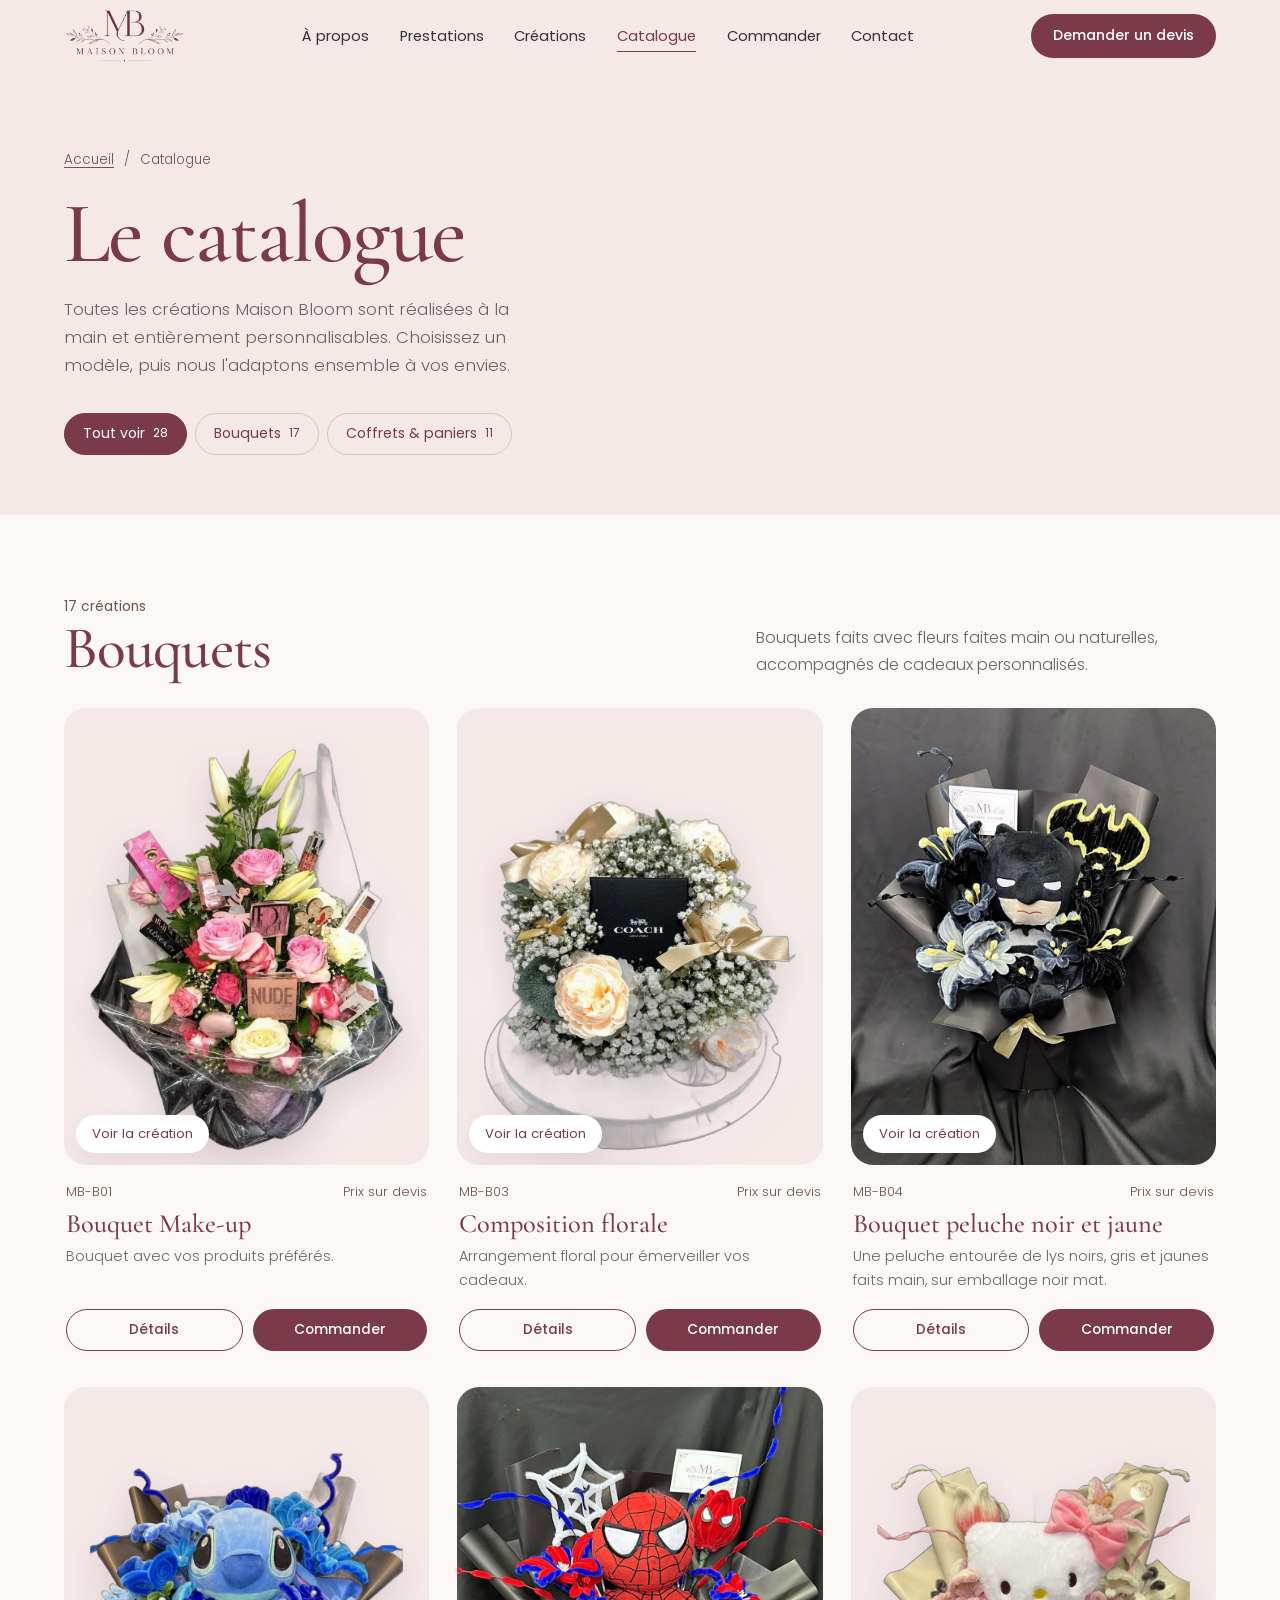
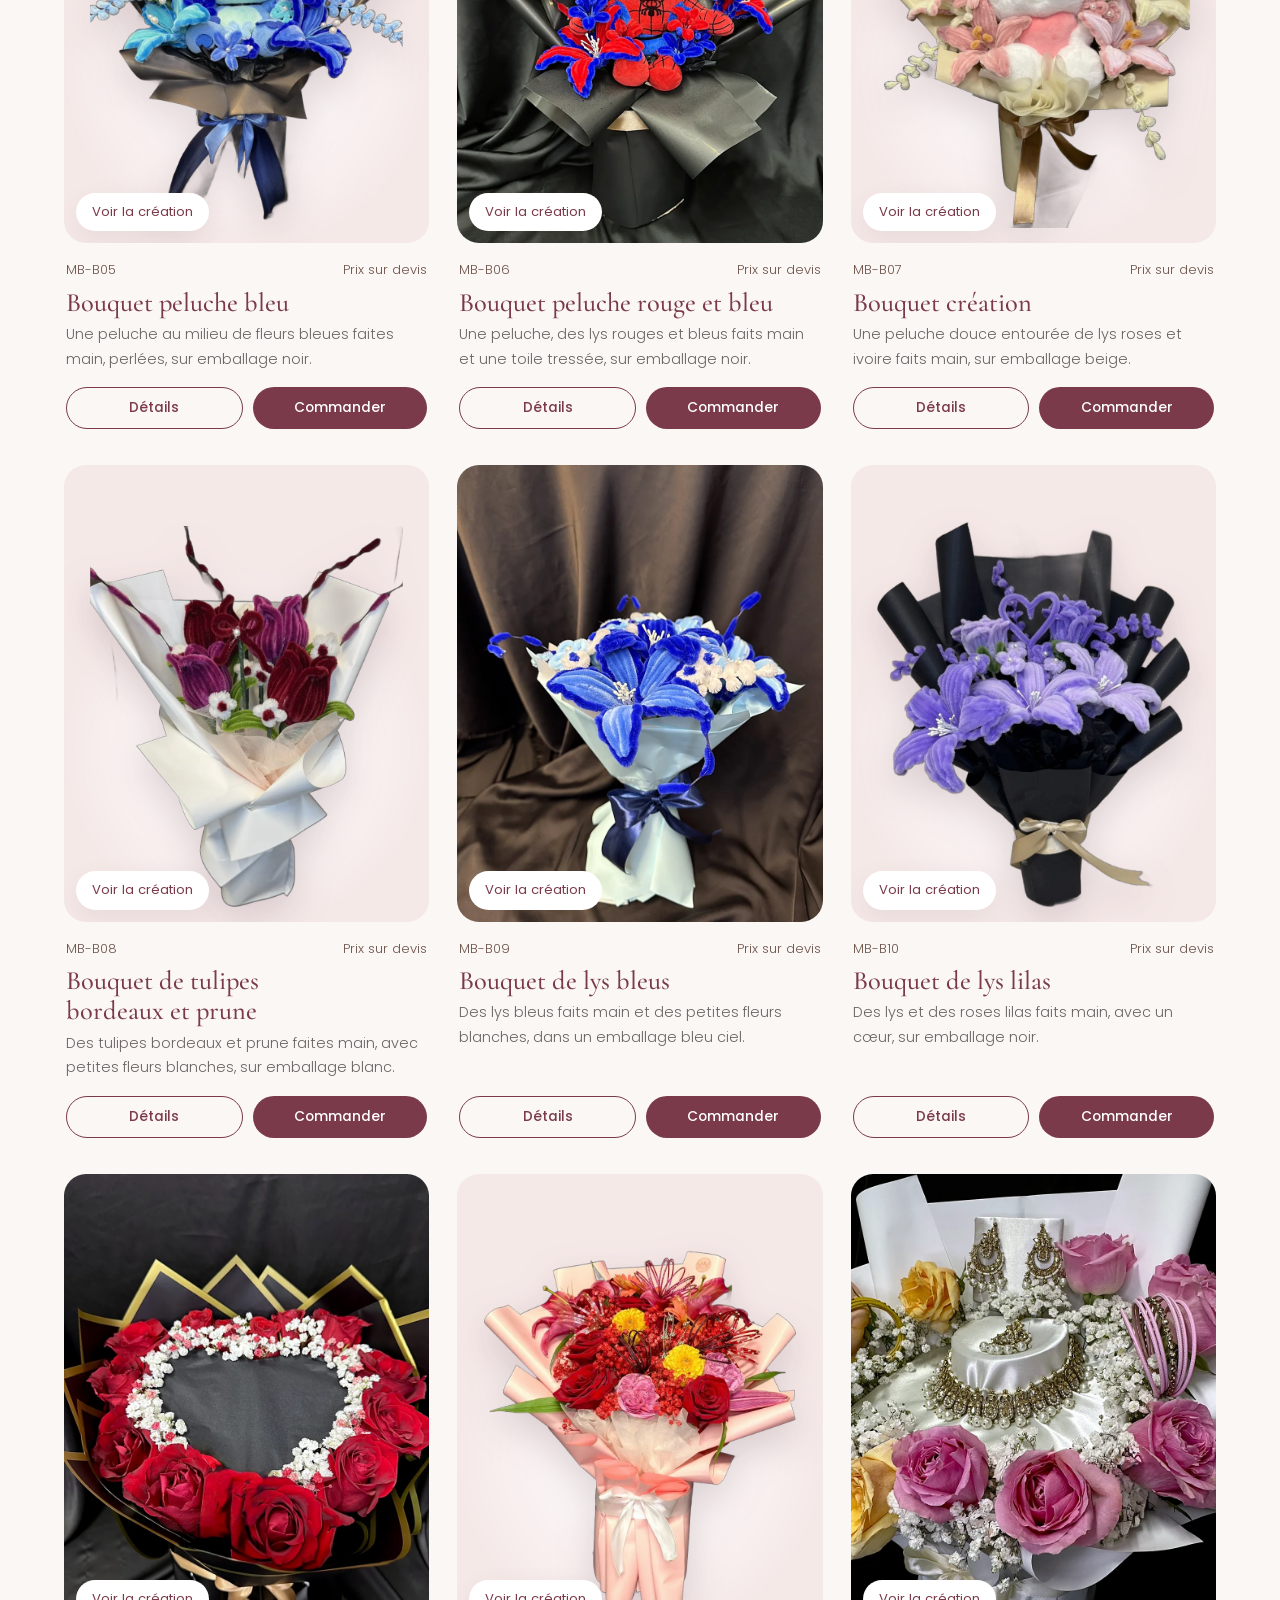
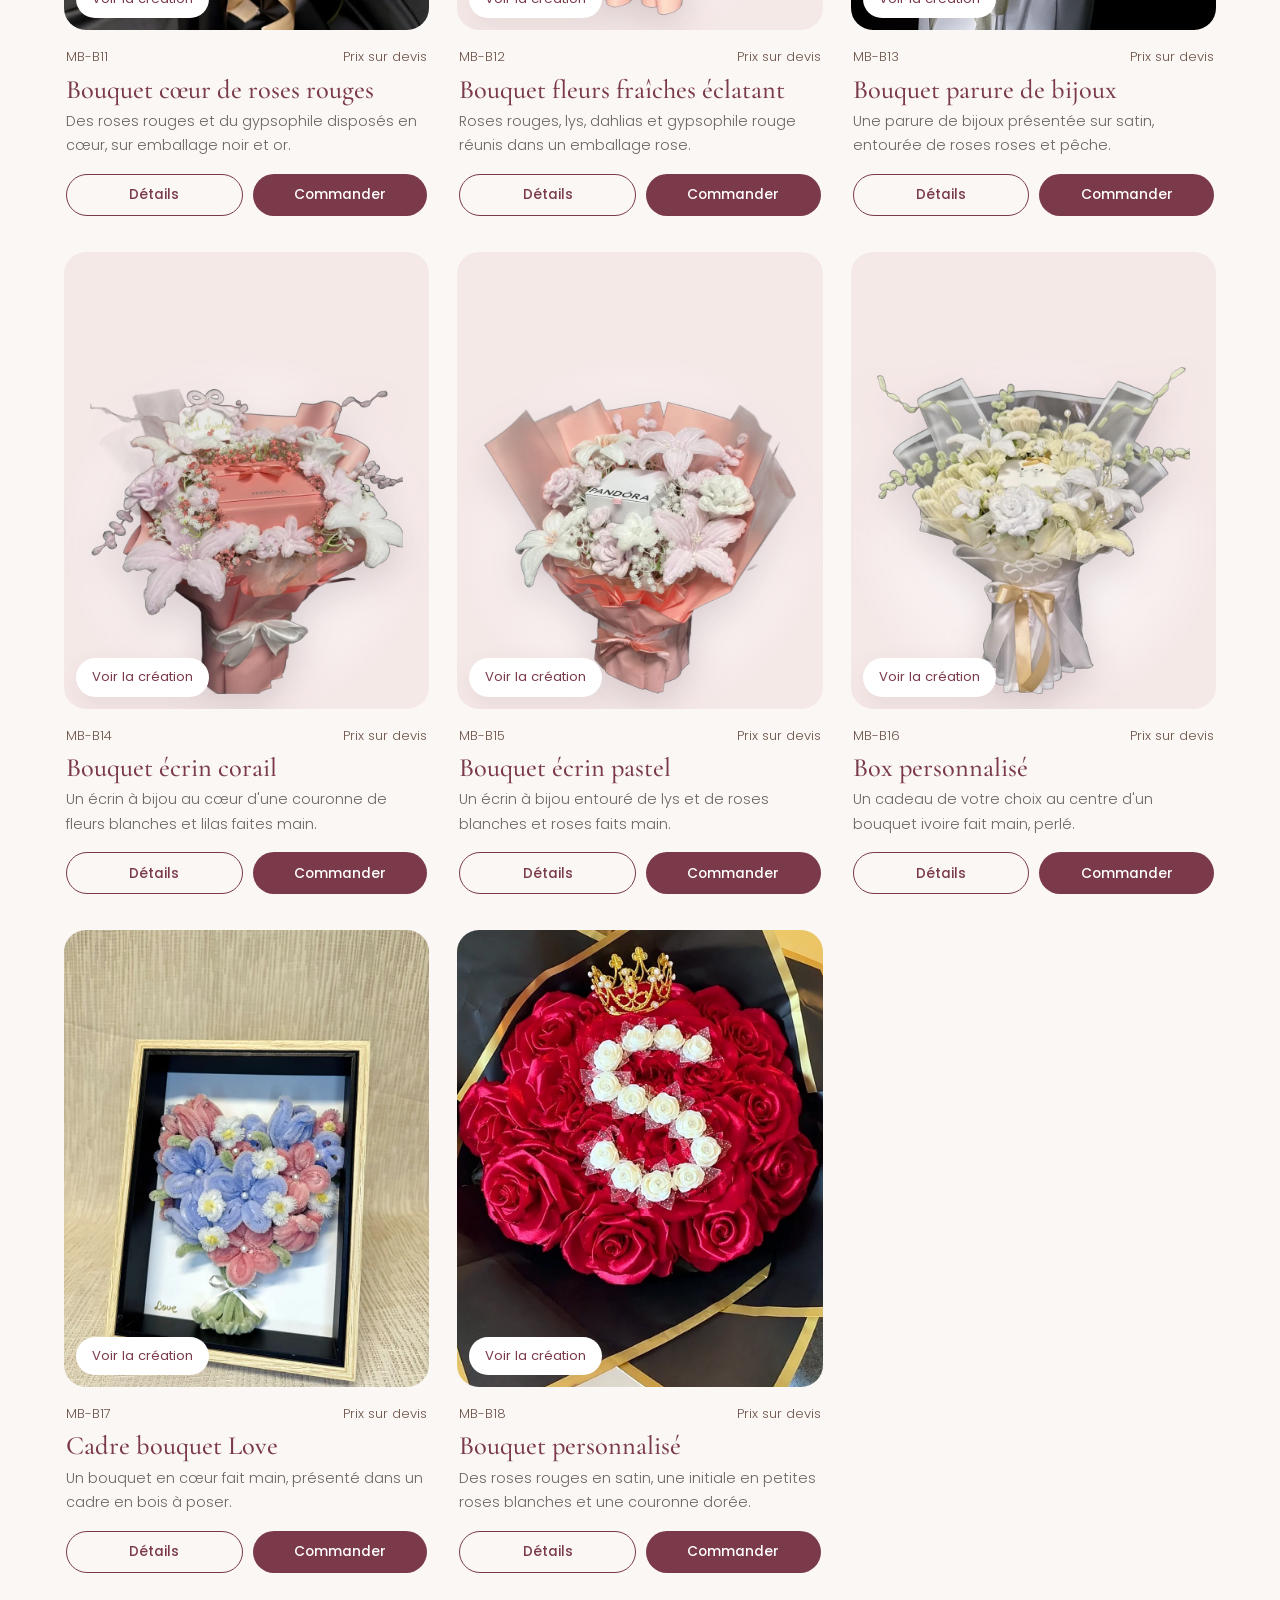
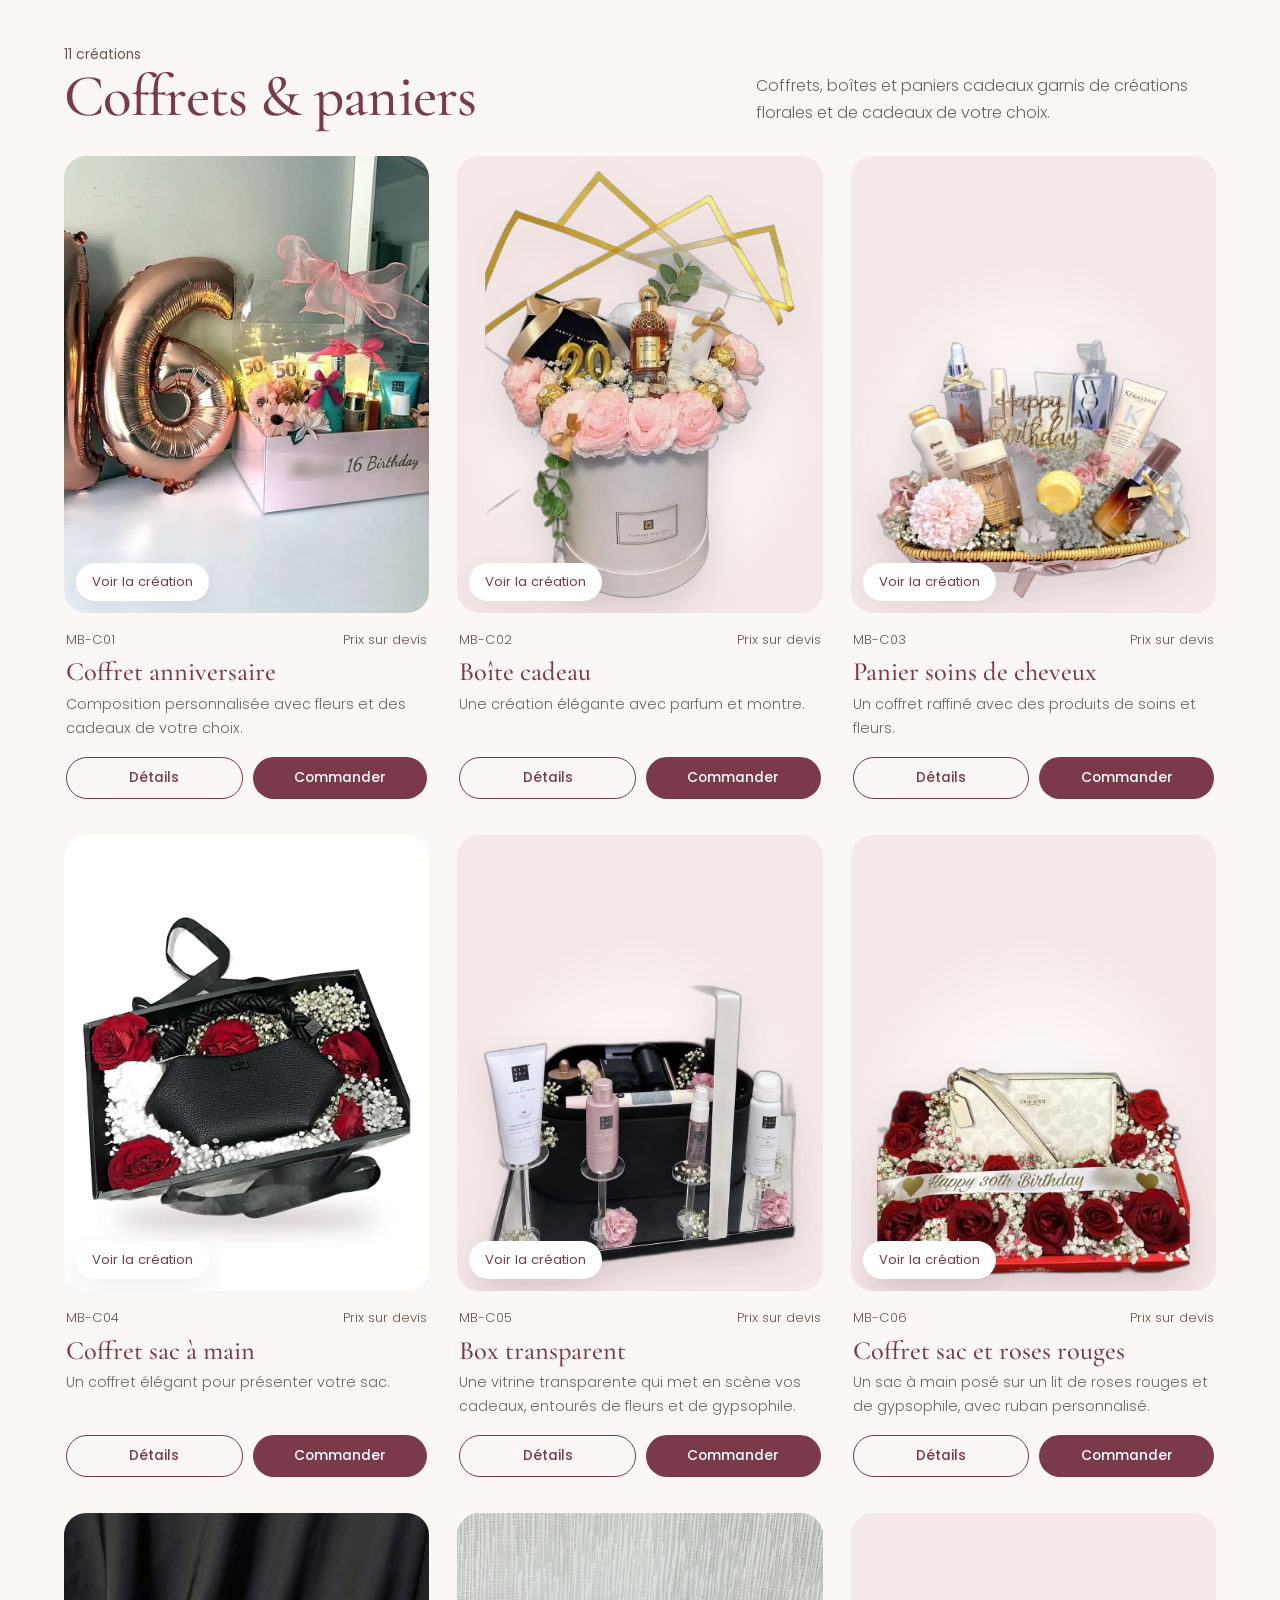
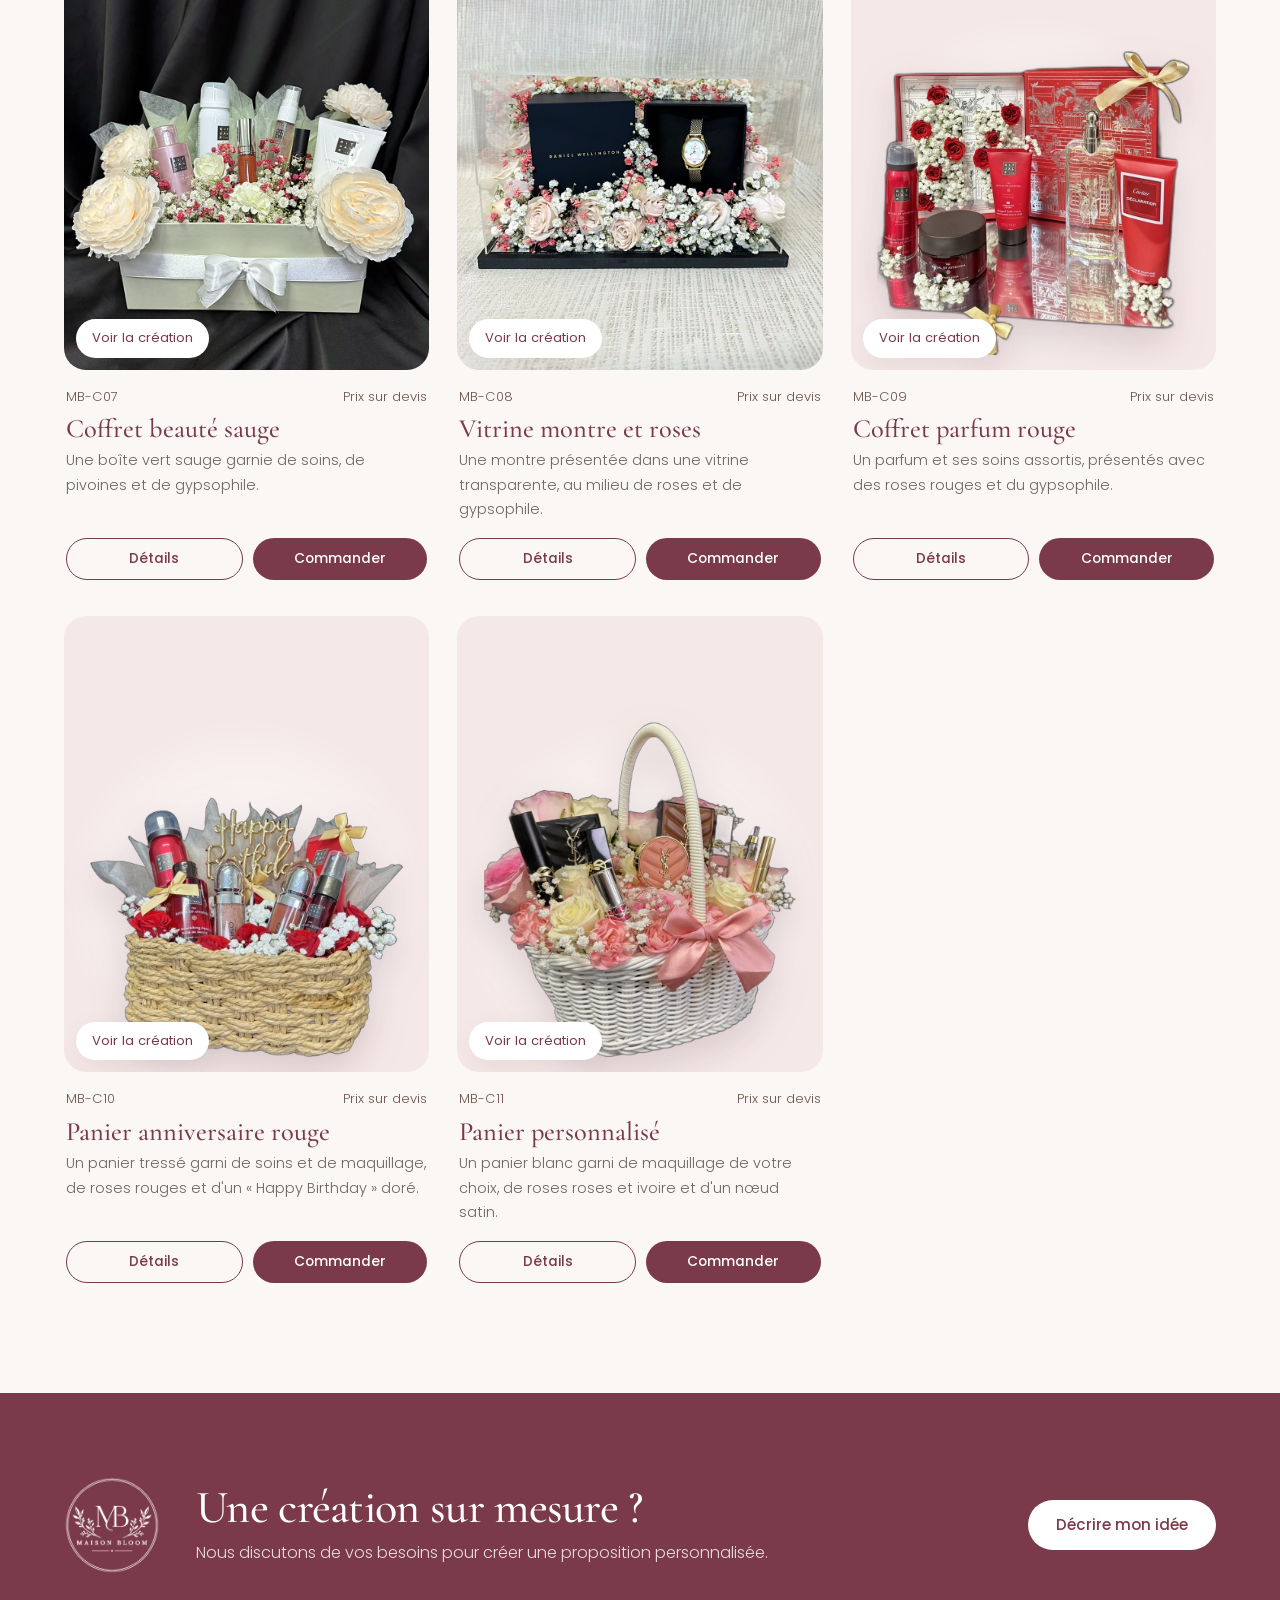
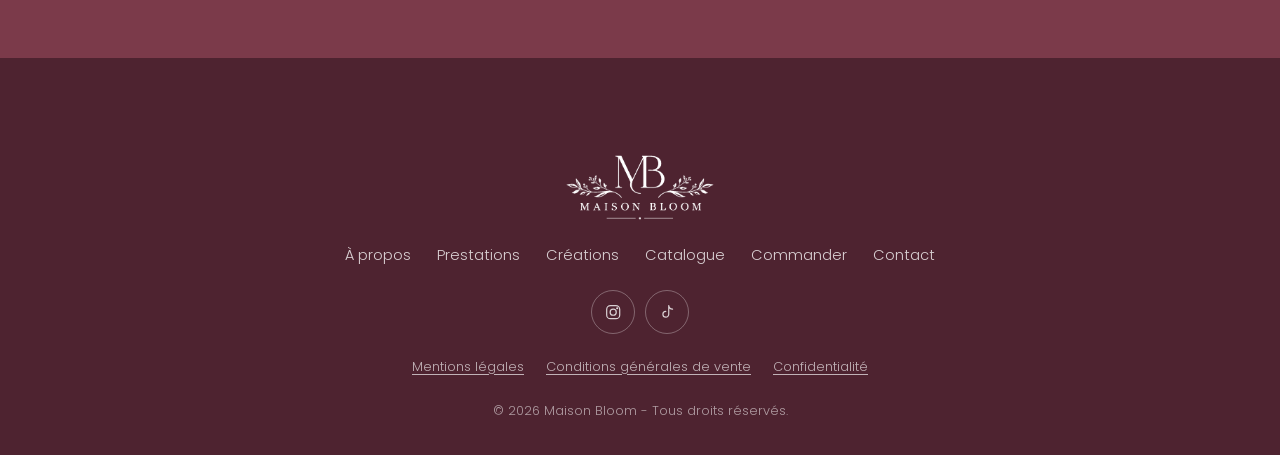
<file: catalogue.html>
<!DOCTYPE html>
<html lang="fr">
<head>
  <meta charset="UTF-8">
  <meta name="viewport" content="width=device-width, initial-scale=1.0">
  <title>Catalogue - Maison Bloom</title>
  <meta name="description" content="Catalogue Maison Bloom - Bouquets, coffrets et paniers cadeaux. Création de bouquets, coffrets sur mesure et cadeaux personnalisés en Île-de-France et livraison dans toute la France.">
  <meta property="og:type" content="website">
  <meta property="og:locale" content="fr_FR">
  <meta property="og:site_name" content="Maison Bloom">
  <meta property="og:title" content="Catalogue - Maison Bloom">
  <meta property="og:description" content="Bouquets, coffrets et paniers cadeaux faits main, entièrement personnalisables.">
  <meta name="twitter:card" content="summary">
  <!-- À ACTIVER dès que le nom de domaine est connu (URL absolues obligatoires) :
  <link rel="canonical" href="https://www.DOMAINE.fr/catalogue">
  <meta property="og:url" content="https://www.DOMAINE.fr/catalogue">
  <meta property="og:image" content="https://www.DOMAINE.fr/images/partage.jpg">  (image 1200×630)
  -->
  <meta name="theme-color" content="#F5E9E8">
  <link rel="icon" type="image/png" href="images/logo-rond.png">

  <link rel="preconnect" href="https://fonts.googleapis.com">
  <link rel="preconnect" href="https://fonts.gstatic.com" crossorigin>
  <link href="https://fonts.googleapis.com/css2?family=Cormorant+Garamond:ital,wght@0,400;0,500;0,600;0,700;1,400;1,500;1,600&family=Poppins:wght@300;400;500;600&display=swap" rel="stylesheet">
  <link rel="stylesheet" href="style.css">
  <script>document.documentElement.classList.add('js');</script>
</head>

<body class="page-catalogue">

  <!-- Icônes SVG (réutilisées dans la page) -->
  <svg width="0" height="0" style="position:absolute" aria-hidden="true">
    <symbol id="i-basket" viewBox="0 0 24 24"><path d="M3 10h18l-1.6 9.2a2 2 0 0 1-2 1.8H6.6a2 2 0 0 1-2-1.8L3 10Z"/><path d="m8 10 3-6M16 10l-3-6M9 14v3M12 14v3M15 14v3"/></symbol>
    <symbol id="i-flower" viewBox="0 0 24 24"><circle cx="12" cy="9" r="2.2"/><path d="M12 6.8c0-2.4 1.2-3.8 2.6-3.8S17 4.6 16 6.4c-.6 1.1-2 1.8-3.4 2M9.8 8.6C7.6 7.8 6.2 8.4 5.8 9.8s.8 2.7 2.8 2.6c1.2 0 2.4-.8 3-1.8M14.2 9.2c2.2-.6 3.6.2 3.9 1.6s-1 2.6-2.9 2.3c-1.2-.2-2.3-1-2.8-2M12 11.2V21M12 17c-2.5 0-4-1.3-4.5-3 2.4-.2 4 .9 4.5 3ZM12 18.5c2.4 0 3.8-1.2 4.3-2.9-2.3-.2-3.8.8-4.3 2.9Z"/></symbol>
    <symbol id="i-gift" viewBox="0 0 24 24"><rect x="3.5" y="8" width="17" height="4" rx="1"/><path d="M5 12v7a2 2 0 0 0 2 2h10a2 2 0 0 0 2-2v-7M12 8v13M12 8S10.8 3.5 8.3 3.5a2.2 2.2 0 0 0 0 4.5H12ZM12 8s1.2-4.5 3.7-4.5a2.2 2.2 0 0 1 0 4.5H12Z"/></symbol>
    <symbol id="i-sparkles" viewBox="0 0 24 24"><path d="M10 3.5 11.6 8a3 3 0 0 0 1.9 1.9L18 11.5 13.5 13a3 3 0 0 0-1.9 1.9L10 19.5 8.4 15A3 3 0 0 0 6.5 13L2 11.5 6.5 10A3 3 0 0 0 8.4 8L10 3.5ZM18.5 2.5l.7 1.8 1.8.7-1.8.7-.7 1.8-.7-1.8L16 5l1.8-.7.7-1.8ZM18.5 16l.6 1.4 1.4.6-1.4.6-.6 1.4-.6-1.4-1.4-.6 1.4-.6.6-1.4Z"/></symbol>
    <symbol id="i-hand" viewBox="0 0 24 24"><path d="M12 20.5s-7.5-4.4-7.5-10A4.3 4.3 0 0 1 12 7.6a4.3 4.3 0 0 1 7.5 2.9c0 5.6-7.5 10-7.5 10Z"/></symbol>
    <symbol id="i-pin" viewBox="0 0 24 24"><path d="M12 21s-6.5-5.6-6.5-11a6.5 6.5 0 0 1 13 0c0 5.4-6.5 11-6.5 11Z"/><circle cx="12" cy="10" r="2.3"/></symbol>
    <symbol id="i-truck" viewBox="0 0 24 24"><path d="M2.5 6.5h11v10h-11zM13.5 10h4l3 3.2v3.3h-7"/><circle cx="6.5" cy="17.5" r="1.8"/><circle cx="17" cy="17.5" r="1.8"/></symbol>
    <symbol id="i-mail" viewBox="0 0 24 24"><rect x="3" y="5" width="18" height="14" rx="2"/><path d="m3.5 6.5 8.5 6.5 8.5-6.5"/></symbol>
    <symbol id="i-instagram" viewBox="0 0 24 24"><rect x="3.5" y="3.5" width="17" height="17" rx="5"/><circle cx="12" cy="12" r="4"/><circle cx="17.2" cy="6.8" r=".6" fill="currentColor"/></symbol>
    <symbol id="i-tiktok" viewBox="0 0 24 24"><path d="M14 3.5v11.2a3.8 3.8 0 1 1-3.8-3.8M14 3.5c.4 2.6 2.3 4.4 5 4.6"/></symbol>
    <symbol id="i-arrow" viewBox="0 0 24 24"><path d="M5 12h14M13 6l6 6-6 6"/></symbol>
    <symbol id="i-left" viewBox="0 0 24 24"><path d="m15 5-7 7 7 7"/></symbol>
    <symbol id="i-right" viewBox="0 0 24 24"><path d="m9 5 7 7-7 7"/></symbol>
    <symbol id="i-close" viewBox="0 0 24 24"><path d="M6 6l12 12M18 6 6 18"/></symbol>
    <symbol id="i-up" viewBox="0 0 24 24"><path d="M12 19V5M6 11l6-6 6 6"/></symbol>
    <symbol id="i-check" viewBox="0 0 24 24"><path d="m5 12.5 4.5 4.5L19 7.5"/></symbol>
    <symbol id="i-zoom" viewBox="0 0 24 24"><circle cx="11" cy="11" r="6.5"/><path d="m20 20-4.4-4.4M11 8v6M8 11h6"/></symbol>
  </svg>

  <a class="skip-link" href="#main">Aller au contenu</a>

  <header class="header" id="header">
    <div class="container header-inner">
      <a href="index.html#top" class="logo" aria-label="Maison Bloom - accueil">
        <img src="images/logo-long.png" alt="Maison Bloom" width="855" height="381">
      </a>

      <nav class="nav" id="nav-menu" aria-label="Navigation principale">
        <ul>
          <li><a href="index.html#about">À propos</a></li>
          <li><a href="index.html#services">Prestations</a></li>
          <li><a href="index.html#portfolio">Créations</a></li>
          <li><a href="catalogue.html" class="active" aria-current="page">Catalogue</a></li>
          <li><a href="index.html#process">Commander</a></li>
          <li><a href="index.html#contact">Contact</a></li>
        </ul>
        <a href="index.html#contact" class="btn btn-primary nav-cta">Demander un devis</a>
      </nav>

      <a href="index.html#contact" class="btn btn-primary btn-header">Demander un devis</a>

      <button class="menu-btn" id="menu-btn" aria-label="Ouvrir le menu" aria-expanded="false" aria-controls="nav-menu">
        <span></span><span></span>
      </button>
    </div>
  </header>

  <main id="main">

    <!-- ============ EN-TÊTE CATALOGUE ============ -->
    <section class="page-hero">
      <div class="container page-hero-inner">
        <nav class="crumbs" aria-label="Fil d'Ariane"><a href="index.html">Accueil</a><span>/</span><span>Catalogue</span></nav>
        <h1>Le catalogue</h1>
        <p class="lead">Toutes les créations Maison Bloom sont réalisées à la main et entièrement personnalisables. Choisissez un modèle, puis nous l'adaptons ensemble à vos envies.</p>
        <div class="cat-filter" role="group" aria-label="Filtrer le catalogue">
          <button class="active" data-filter="all" aria-pressed="true">Tout voir <span class="count"></span></button>
          <button data-filter="bouquet" aria-pressed="false">Bouquets <span class="count"></span></button>
          <button data-filter="coffret" aria-pressed="false">Coffrets &amp; paniers <span class="count"></span></button>
        </div>
      </div>
    </section>

    <!-- ============ LISTE (générée depuis catalogue.js) ============ -->
    <div class="container" id="catalogue-root"></div>

    <!-- ============ SUR MESURE ============ -->
    <section class="cat-cta">
      <div class="container cat-cta-inner" data-reveal>
        <img src="images/logo-rond-blanc.png" alt="" width="437" height="444" loading="lazy">
        <div>
          <h2>Une création sur mesure ?</h2>
          <p>Nous discutons de vos besoins pour créer une proposition personnalisée.</p>
        </div>
        <a href="index.html#contact" class="btn btn-light">Décrire mon idée</a>
      </div>
    </section>
  </main>

  <!-- ============ FOOTER ============ -->
  <footer class="footer">
    <div class="container footer-inner">
      <img src="images/logo-long-blanc.png" alt="Maison Bloom" class="footer-logo" width="855" height="381" loading="lazy">
      <nav aria-label="Navigation pied de page">
        <a href="index.html#about">À propos</a>
        <a href="index.html#services">Prestations</a>
        <a href="index.html#portfolio">Créations</a>
        <a href="catalogue.html">Catalogue</a>
        <a href="index.html#process">Commander</a>
        <a href="index.html#contact">Contact</a>
      </nav>
      <div class="footer-social">
        <a href="https://www.instagram.com/maison.bloom.fr/" target="_blank" rel="noopener" aria-label="Instagram Maison Bloom"><svg class="ic"><use href="#i-instagram"/></svg></a>
        <a href="https://www.tiktok.com/@maisonbloomfrance" target="_blank" rel="noopener" aria-label="TikTok Maison Bloom"><svg class="ic"><use href="#i-tiktok"/></svg></a>
      </div>
      <nav class="footer-legal" aria-label="Informations légales">
        <a href="mentions-legales.html">Mentions légales</a>
        <a href="cgv.html">Conditions générales de vente</a>
        <a href="confidentialite.html">Confidentialité</a>
      </nav>
      <p class="footer-copy"><span id="footer-year">© Maison Bloom - Tous droits réservés.</span></p>
    </div>
  </footer>

  <!-- Fiche détaillée -->
  <div class="cat-modal" id="cat-modal" role="dialog" aria-modal="true" aria-labelledby="cm-title" hidden>
    <div class="cm-box">
      <button class="cm-close" aria-label="Fermer"><svg class="ic"><use href="#i-close"/></svg></button>
      <div class="cm-gallery">
        <div class="cm-main"></div>
        <div class="cm-thumbs"></div>
      </div>
      <div class="cm-info">
        <div class="cm-tags"><span class="p-cat cm-cat"></span><span class="cm-ref"></span></div>
        <h2 class="cm-title" id="cm-title"></h2>
        <p class="cm-desc"></p>
        <ul class="cm-details"></ul>
        <p class="cm-price"></p>
        <a href="index.html#contact" class="btn btn-primary btn-block cm-order" data-order="">Commander cette création</a>
        <p class="cm-note">Chaque création est personnalisable : couleurs, fleurs et cadeaux selon vos envies.</p>
      </div>
    </div>
  </div>

  <button class="top-button" id="top-button" aria-label="Retour en haut de page"><svg class="ic"><use href="#i-up"/></svg></button>

  <script src="catalogue.js"></script>
  <script src="script.js"></script>
</body>
</html>
</file>
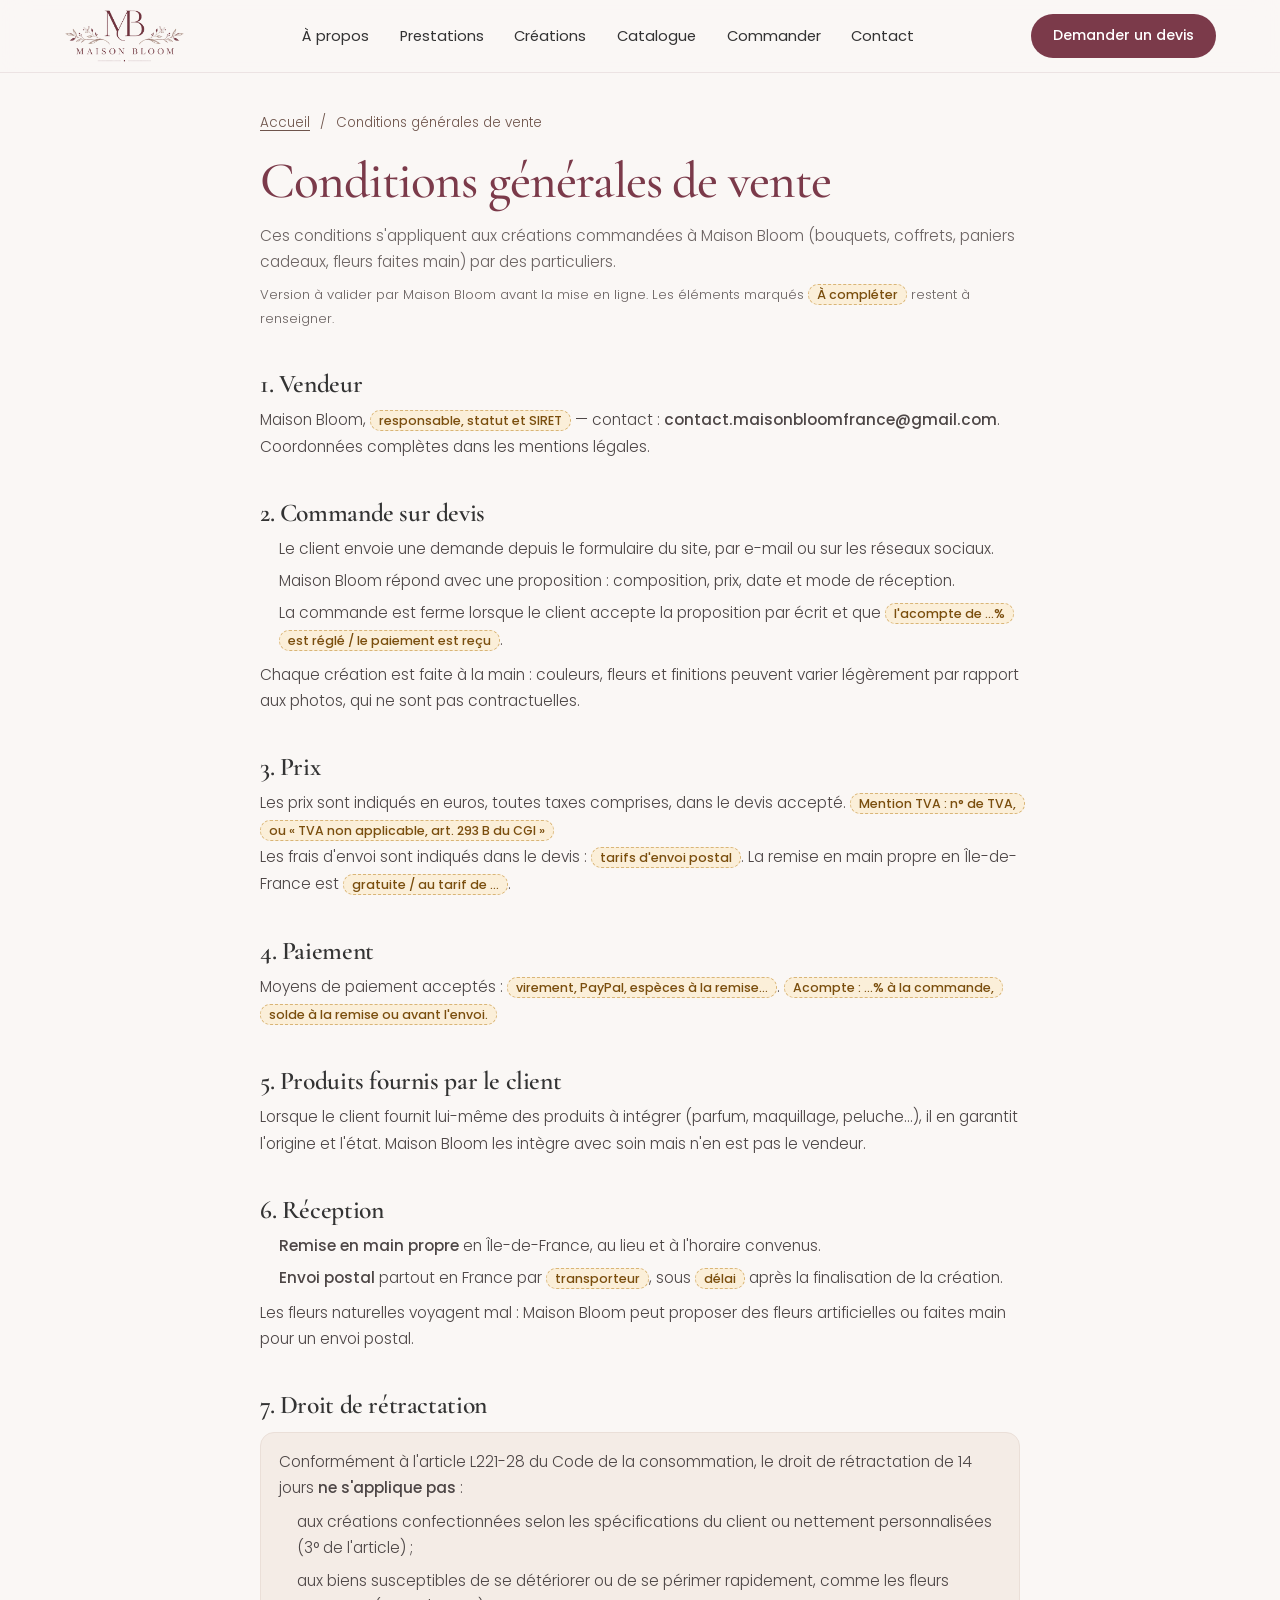
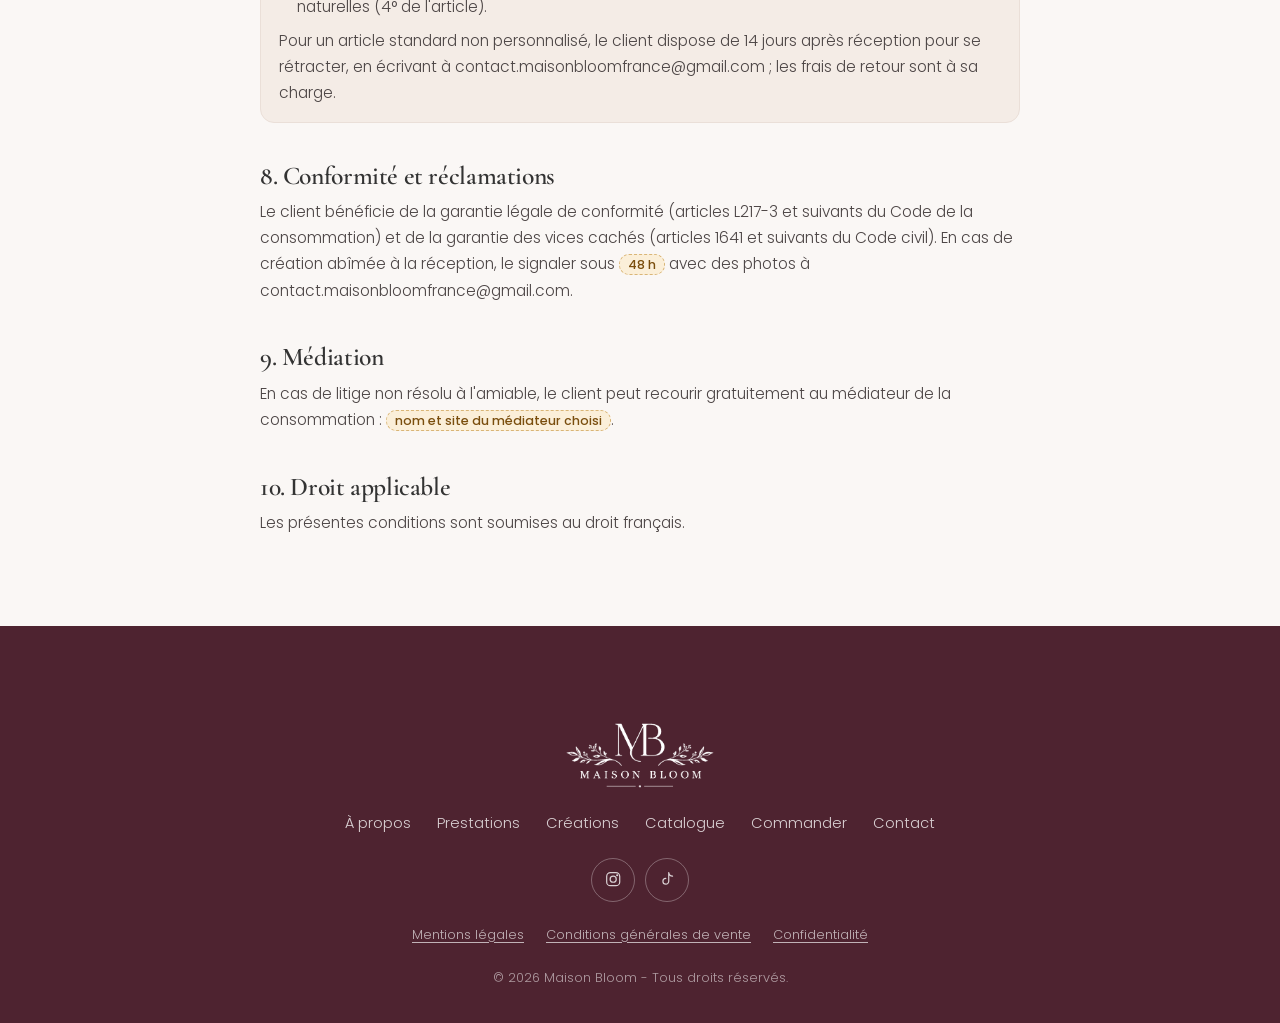
<file: cgv.html>
<!DOCTYPE html>
<html lang="fr">
<head>
  <meta charset="UTF-8">
  <meta name="viewport" content="width=device-width, initial-scale=1.0">
  <title>Conditions générales de vente - Maison Bloom</title>
  <meta name="description" content="Conditions générales de vente Maison Bloom : commande sur devis, prix, paiement, livraison, droit de rétractation et réclamations.">
  <meta name="robots" content="noindex">
  <meta name="theme-color" content="#FAF7F5">
  <link rel="icon" type="image/png" href="images/logo-rond.png">
  <link rel="preconnect" href="https://fonts.googleapis.com">
  <link rel="preconnect" href="https://fonts.gstatic.com" crossorigin>
  <link href="https://fonts.googleapis.com/css2?family=Cormorant+Garamond:ital,wght@0,400;0,500;0,600;0,700;1,400;1,500;1,600&family=Poppins:wght@300;400;500;600&display=swap" rel="stylesheet">
  <link rel="stylesheet" href="style.css">
  <script>document.documentElement.classList.add('js');</script>
</head>
<body class="page-legal">
  <svg width="0" height="0" style="position:absolute" aria-hidden="true">
    <symbol id="i-mail" viewBox="0 0 24 24"><rect x="3" y="5" width="18" height="14" rx="2"/><path d="m3.5 6.5 8.5 6.5 8.5-6.5"/></symbol>
    <symbol id="i-instagram" viewBox="0 0 24 24"><rect x="3.5" y="3.5" width="17" height="17" rx="5"/><circle cx="12" cy="12" r="4"/><circle cx="17.2" cy="6.8" r=".6" fill="currentColor"/></symbol>
    <symbol id="i-tiktok" viewBox="0 0 24 24"><path d="M14 3.5v11.2a3.8 3.8 0 1 1-3.8-3.8M14 3.5c.4 2.6 2.3 4.4 5 4.6"/></symbol>
    <symbol id="i-up" viewBox="0 0 24 24"><path d="M12 19V5M6 11l6-6 6 6"/></symbol>
  </svg>

  <a class="skip-link" href="#main">Aller au contenu</a>

  <header class="header scrolled" id="header">
    <div class="container header-inner">
      <a href="index.html#top" class="logo" aria-label="Maison Bloom - accueil">
        <img src="images/logo-long.png" alt="Maison Bloom" width="855" height="381">
      </a>
      <nav class="nav" id="nav-menu" aria-label="Navigation principale">
        <ul>
          <li><a href="index.html#about">À propos</a></li>
          <li><a href="index.html#services">Prestations</a></li>
          <li><a href="index.html#portfolio">Créations</a></li>
          <li><a href="catalogue.html">Catalogue</a></li>
          <li><a href="index.html#process">Commander</a></li>
          <li><a href="index.html#contact">Contact</a></li>
        </ul>
        <a href="index.html#contact" class="btn btn-primary nav-cta">Demander un devis</a>
      </nav>
      <a href="index.html#contact" class="btn btn-primary btn-header">Demander un devis</a>
      <button class="menu-btn" id="menu-btn" aria-label="Ouvrir le menu" aria-expanded="false" aria-controls="nav-menu"><span></span><span></span></button>
    </div>
  </header>

  <main id="main" class="legal-page">
    <article class="legal">
      <nav class="crumbs" aria-label="Fil d'Ariane"><a href="index.html">Accueil</a><span>/</span><span>Conditions générales de vente</span></nav>
      <h1>Conditions générales de vente</h1>
      <p class="legal-intro">Ces conditions s'appliquent aux créations commandées à Maison Bloom (bouquets, coffrets, paniers cadeaux, fleurs faites main) par des particuliers.</p>
      <p class="legal-maj">Version à valider par Maison Bloom avant la mise en ligne. Les éléments marqués <span class="tbc">À compléter</span> restent à renseigner.</p>

      <h2>1. Vendeur</h2>
      <p>Maison Bloom, <span class="tbc">responsable, statut et SIRET</span> — contact : <strong>contact.maisonbloomfrance@gmail.com</strong>. Coordonnées complètes dans les <a href="mentions-legales.html">mentions légales</a>.</p>

      <h2>2. Commande sur devis</h2>
      <ul>
        <li>Le client envoie une demande depuis le formulaire du site, par e-mail ou sur les réseaux sociaux.</li>
        <li>Maison Bloom répond avec une proposition : composition, prix, date et mode de réception.</li>
        <li>La commande est ferme lorsque le client accepte la proposition par écrit et que <span class="tbc">l'acompte de …% est réglé / le paiement est reçu</span>.</li>
      </ul>
      <p>Chaque création est faite à la main : couleurs, fleurs et finitions peuvent varier légèrement par rapport aux photos, qui ne sont pas contractuelles.</p>

      <h2>3. Prix</h2>
      <p>Les prix sont indiqués en euros, toutes taxes comprises, dans le devis accepté. <span class="tbc">Mention TVA : n° de TVA, ou « TVA non applicable, art. 293 B du CGI »</span></p>
      <p>Les frais d'envoi sont indiqués dans le devis : <span class="tbc">tarifs d'envoi postal</span>. La remise en main propre en Île-de-France est <span class="tbc">gratuite / au tarif de …</span>.</p>

      <h2>4. Paiement</h2>
      <p>Moyens de paiement acceptés : <span class="tbc">virement, PayPal, espèces à la remise…</span>. <span class="tbc">Acompte : …% à la commande, solde à la remise ou avant l'envoi.</span></p>

      <h2>5. Produits fournis par le client</h2>
      <p>Lorsque le client fournit lui-même des produits à intégrer (parfum, maquillage, peluche…), il en garantit l'origine et l'état. Maison Bloom les intègre avec soin mais n'en est pas le vendeur.</p>

      <h2>6. Réception</h2>
      <ul>
        <li><strong>Remise en main propre</strong> en Île-de-France, au lieu et à l'horaire convenus.</li>
        <li><strong>Envoi postal</strong> partout en France par <span class="tbc">transporteur</span>, sous <span class="tbc">délai</span> après la finalisation de la création.</li>
      </ul>
      <p>Les fleurs naturelles voyagent mal : Maison Bloom peut proposer des fleurs artificielles ou faites main pour un envoi postal.</p>

      <h2>7. Droit de rétractation</h2>
      <div class="encadre">
        <p>Conformément à l'article L221-28 du Code de la consommation, le droit de rétractation de 14 jours <strong>ne s'applique pas</strong> :</p>
        <ul>
          <li>aux créations confectionnées selon les spécifications du client ou nettement personnalisées (3° de l'article) ;</li>
          <li>aux biens susceptibles de se détériorer ou de se périmer rapidement, comme les fleurs naturelles (4° de l'article).</li>
        </ul>
        <p>Pour un article standard non personnalisé, le client dispose de 14 jours après réception pour se rétracter, en écrivant à contact.maisonbloomfrance@gmail.com ; les frais de retour sont à sa charge.</p>
      </div>

      <h2>8. Conformité et réclamations</h2>
      <p>Le client bénéficie de la garantie légale de conformité (articles L217-3 et suivants du Code de la consommation) et de la garantie des vices cachés (articles 1641 et suivants du Code civil). En cas de création abîmée à la réception, le signaler sous <span class="tbc">48 h</span> avec des photos à contact.maisonbloomfrance@gmail.com.</p>

      <h2>9. Médiation</h2>
      <p>En cas de litige non résolu à l'amiable, le client peut recourir gratuitement au médiateur de la consommation : <span class="tbc">nom et site du médiateur choisi</span>.</p>

      <h2>10. Droit applicable</h2>
      <p>Les présentes conditions sont soumises au droit français.</p>
    </article>
  </main>

  <footer class="footer">
    <div class="container footer-inner">
      <img src="images/logo-long-blanc.png" alt="Maison Bloom" class="footer-logo" width="855" height="381" loading="lazy">
      <nav aria-label="Navigation pied de page">
        <a href="index.html#about">À propos</a>
        <a href="index.html#services">Prestations</a>
        <a href="index.html#portfolio">Créations</a>
        <a href="catalogue.html">Catalogue</a>
        <a href="index.html#process">Commander</a>
        <a href="index.html#contact">Contact</a>
      </nav>
      <div class="footer-social">
        <a href="https://www.instagram.com/maison.bloom.fr/" target="_blank" rel="noopener" aria-label="Instagram Maison Bloom"><svg class="ic"><use href="#i-instagram"/></svg></a>
        <a href="https://www.tiktok.com/@maisonbloomfrance" target="_blank" rel="noopener" aria-label="TikTok Maison Bloom"><svg class="ic"><use href="#i-tiktok"/></svg></a>
      </div>
      <nav class="footer-legal" aria-label="Informations légales">
        <a href="mentions-legales.html">Mentions légales</a>
        <a href="cgv.html" aria-current="page">Conditions générales de vente</a>
        <a href="confidentialite.html">Confidentialité</a>
      </nav>
      <p class="footer-copy"><span id="footer-year">© Maison Bloom - Tous droits réservés.</span></p>
    </div>
  </footer>

  <button class="top-button" id="top-button" aria-label="Retour en haut de page"><svg class="ic"><use href="#i-up"/></svg></button>
  <script src="script.js"></script>
</body>
</html>
</file>
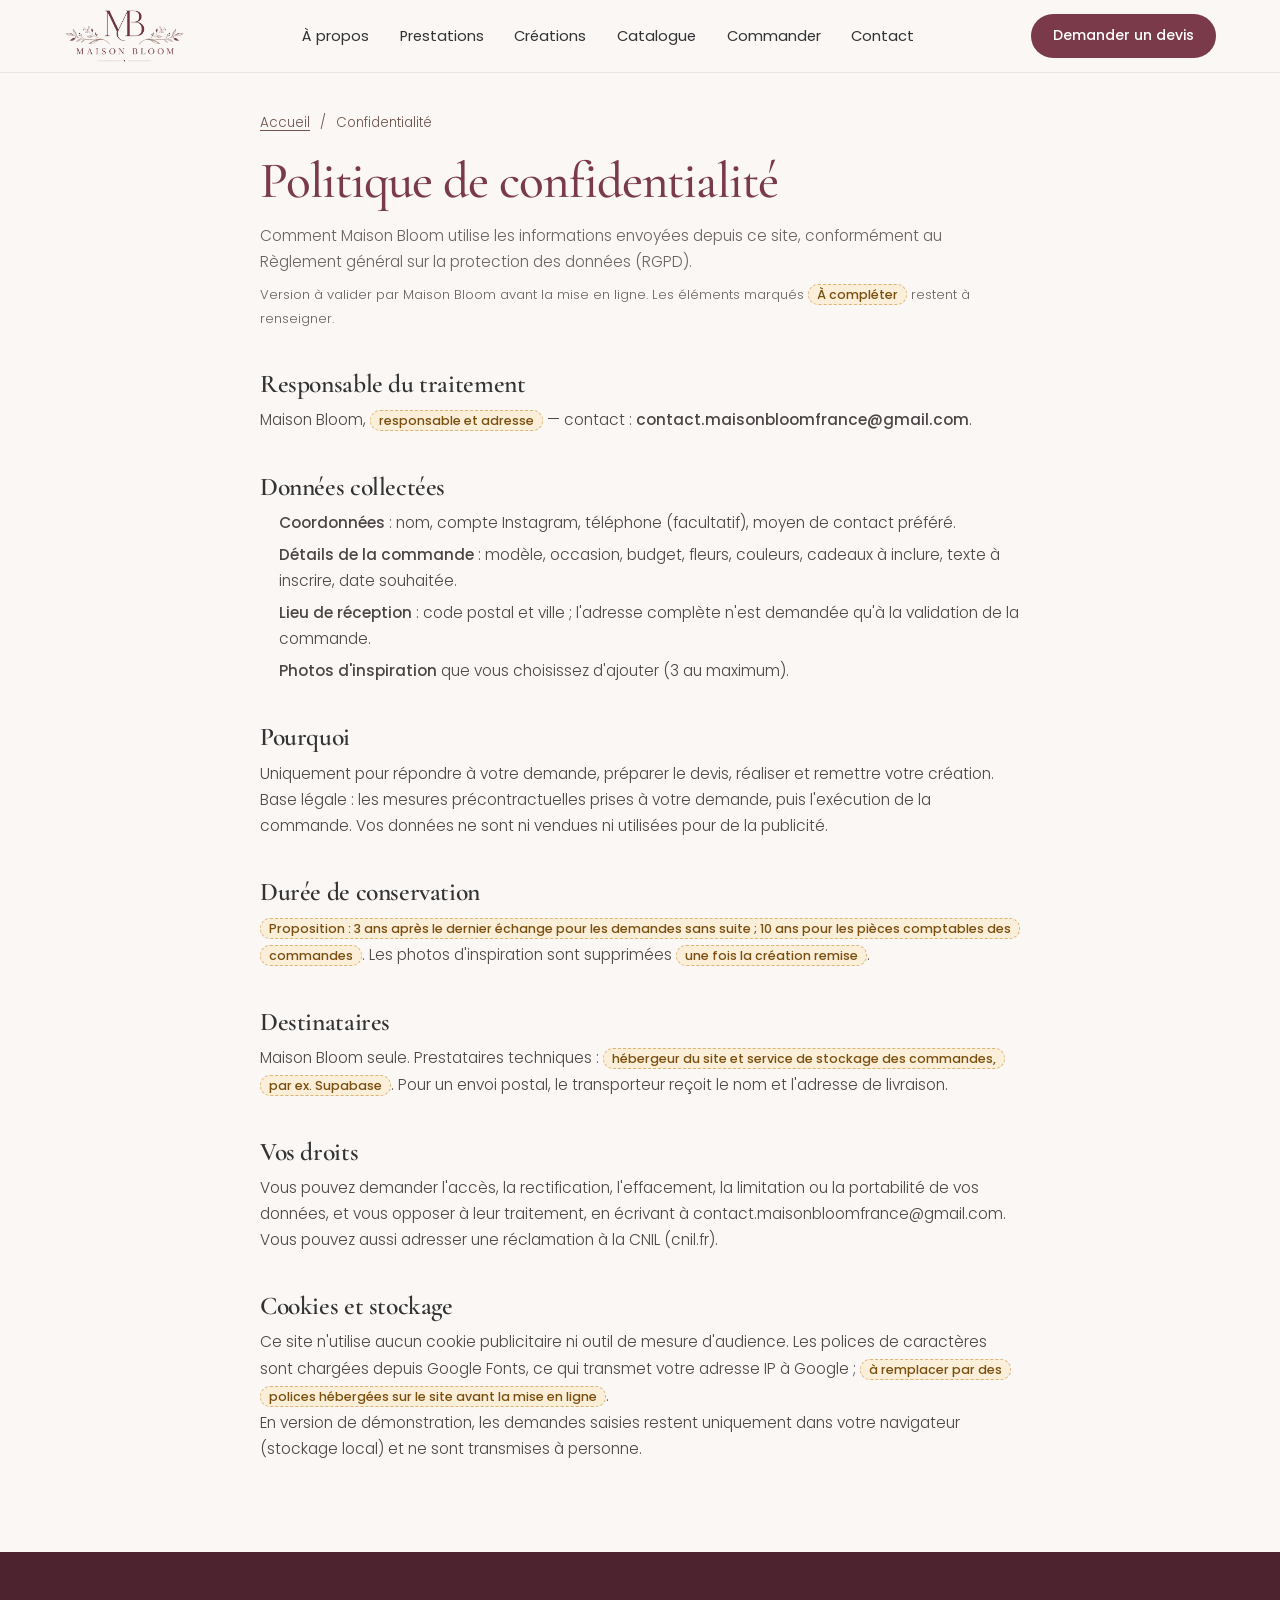
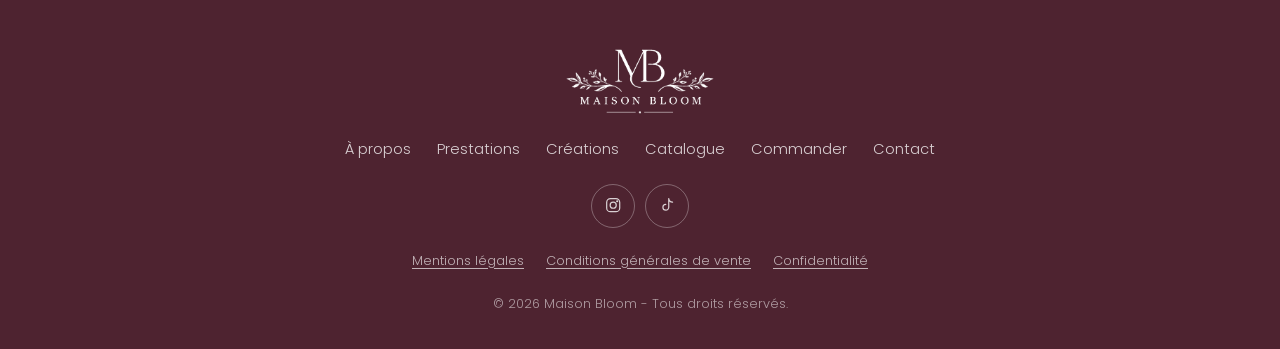
<file: confidentialite.html>
<!DOCTYPE html>
<html lang="fr">
<head>
  <meta charset="UTF-8">
  <meta name="viewport" content="width=device-width, initial-scale=1.0">
  <title>Confidentialité - Maison Bloom</title>
  <meta name="description" content="Politique de confidentialité Maison Bloom : données collectées par le formulaire de commande, finalités, durée de conservation et droits RGPD.">
  <meta name="robots" content="noindex">
  <meta name="theme-color" content="#FAF7F5">
  <link rel="icon" type="image/png" href="images/logo-rond.png">
  <link rel="preconnect" href="https://fonts.googleapis.com">
  <link rel="preconnect" href="https://fonts.gstatic.com" crossorigin>
  <link href="https://fonts.googleapis.com/css2?family=Cormorant+Garamond:ital,wght@0,400;0,500;0,600;0,700;1,400;1,500;1,600&family=Poppins:wght@300;400;500;600&display=swap" rel="stylesheet">
  <link rel="stylesheet" href="style.css">
  <script>document.documentElement.classList.add('js');</script>
</head>
<body class="page-legal">
  <svg width="0" height="0" style="position:absolute" aria-hidden="true">
    <symbol id="i-mail" viewBox="0 0 24 24"><rect x="3" y="5" width="18" height="14" rx="2"/><path d="m3.5 6.5 8.5 6.5 8.5-6.5"/></symbol>
    <symbol id="i-instagram" viewBox="0 0 24 24"><rect x="3.5" y="3.5" width="17" height="17" rx="5"/><circle cx="12" cy="12" r="4"/><circle cx="17.2" cy="6.8" r=".6" fill="currentColor"/></symbol>
    <symbol id="i-tiktok" viewBox="0 0 24 24"><path d="M14 3.5v11.2a3.8 3.8 0 1 1-3.8-3.8M14 3.5c.4 2.6 2.3 4.4 5 4.6"/></symbol>
    <symbol id="i-up" viewBox="0 0 24 24"><path d="M12 19V5M6 11l6-6 6 6"/></symbol>
  </svg>

  <a class="skip-link" href="#main">Aller au contenu</a>

  <header class="header scrolled" id="header">
    <div class="container header-inner">
      <a href="index.html#top" class="logo" aria-label="Maison Bloom - accueil">
        <img src="images/logo-long.png" alt="Maison Bloom" width="855" height="381">
      </a>
      <nav class="nav" id="nav-menu" aria-label="Navigation principale">
        <ul>
          <li><a href="index.html#about">À propos</a></li>
          <li><a href="index.html#services">Prestations</a></li>
          <li><a href="index.html#portfolio">Créations</a></li>
          <li><a href="catalogue.html">Catalogue</a></li>
          <li><a href="index.html#process">Commander</a></li>
          <li><a href="index.html#contact">Contact</a></li>
        </ul>
        <a href="index.html#contact" class="btn btn-primary nav-cta">Demander un devis</a>
      </nav>
      <a href="index.html#contact" class="btn btn-primary btn-header">Demander un devis</a>
      <button class="menu-btn" id="menu-btn" aria-label="Ouvrir le menu" aria-expanded="false" aria-controls="nav-menu"><span></span><span></span></button>
    </div>
  </header>

  <main id="main" class="legal-page">
    <article class="legal">
      <nav class="crumbs" aria-label="Fil d'Ariane"><a href="index.html">Accueil</a><span>/</span><span>Confidentialité</span></nav>
      <h1>Politique de confidentialité</h1>
      <p class="legal-intro">Comment Maison Bloom utilise les informations envoyées depuis ce site, conformément au Règlement général sur la protection des données (RGPD).</p>
      <p class="legal-maj">Version à valider par Maison Bloom avant la mise en ligne. Les éléments marqués <span class="tbc">À compléter</span> restent à renseigner.</p>

      <h2>Responsable du traitement</h2>
      <p>Maison Bloom, <span class="tbc">responsable et adresse</span> — contact : <strong>contact.maisonbloomfrance@gmail.com</strong>.</p>

      <h2>Données collectées</h2>
      <ul>
        <li><strong>Coordonnées</strong> : nom, compte Instagram, téléphone (facultatif), moyen de contact préféré.</li>
        <li><strong>Détails de la commande</strong> : modèle, occasion, budget, fleurs, couleurs, cadeaux à inclure, texte à inscrire, date souhaitée.</li>
        <li><strong>Lieu de réception</strong> : code postal et ville ; l'adresse complète n'est demandée qu'à la validation de la commande.</li>
        <li><strong>Photos d'inspiration</strong> que vous choisissez d'ajouter (3 au maximum).</li>
      </ul>

      <h2>Pourquoi</h2>
      <p>Uniquement pour répondre à votre demande, préparer le devis, réaliser et remettre votre création. Base légale : les mesures précontractuelles prises à votre demande, puis l'exécution de la commande. Vos données ne sont ni vendues ni utilisées pour de la publicité.</p>

      <h2>Durée de conservation</h2>
      <p><span class="tbc">Proposition : 3 ans après le dernier échange pour les demandes sans suite ; 10 ans pour les pièces comptables des commandes</span>. Les photos d'inspiration sont supprimées <span class="tbc">une fois la création remise</span>.</p>

      <h2>Destinataires</h2>
      <p>Maison Bloom seule. Prestataires techniques : <span class="tbc">hébergeur du site et service de stockage des commandes, par ex. Supabase</span>. Pour un envoi postal, le transporteur reçoit le nom et l'adresse de livraison.</p>

      <h2>Vos droits</h2>
      <p>Vous pouvez demander l'accès, la rectification, l'effacement, la limitation ou la portabilité de vos données, et vous opposer à leur traitement, en écrivant à contact.maisonbloomfrance@gmail.com. Vous pouvez aussi adresser une réclamation à la CNIL (cnil.fr).</p>

      <h2>Cookies et stockage</h2>
      <p>Ce site n'utilise aucun cookie publicitaire ni outil de mesure d'audience. Les polices de caractères sont chargées depuis Google Fonts, ce qui transmet votre adresse IP à Google ; <span class="tbc">à remplacer par des polices hébergées sur le site avant la mise en ligne</span>.</p>
      <p>En version de démonstration, les demandes saisies restent uniquement dans votre navigateur (stockage local) et ne sont transmises à personne.</p>
    </article>
  </main>

  <footer class="footer">
    <div class="container footer-inner">
      <img src="images/logo-long-blanc.png" alt="Maison Bloom" class="footer-logo" width="855" height="381" loading="lazy">
      <nav aria-label="Navigation pied de page">
        <a href="index.html#about">À propos</a>
        <a href="index.html#services">Prestations</a>
        <a href="index.html#portfolio">Créations</a>
        <a href="catalogue.html">Catalogue</a>
        <a href="index.html#process">Commander</a>
        <a href="index.html#contact">Contact</a>
      </nav>
      <div class="footer-social">
        <a href="https://www.instagram.com/maison.bloom.fr/" target="_blank" rel="noopener" aria-label="Instagram Maison Bloom"><svg class="ic"><use href="#i-instagram"/></svg></a>
        <a href="https://www.tiktok.com/@maisonbloomfrance" target="_blank" rel="noopener" aria-label="TikTok Maison Bloom"><svg class="ic"><use href="#i-tiktok"/></svg></a>
      </div>
      <nav class="footer-legal" aria-label="Informations légales">
        <a href="mentions-legales.html">Mentions légales</a>
        <a href="cgv.html">Conditions générales de vente</a>
        <a href="confidentialite.html" aria-current="page">Confidentialité</a>
      </nav>
      <p class="footer-copy"><span id="footer-year">© Maison Bloom - Tous droits réservés.</span></p>
    </div>
  </footer>

  <button class="top-button" id="top-button" aria-label="Retour en haut de page"><svg class="ic"><use href="#i-up"/></svg></button>
  <script src="script.js"></script>
</body>
</html>
</file>
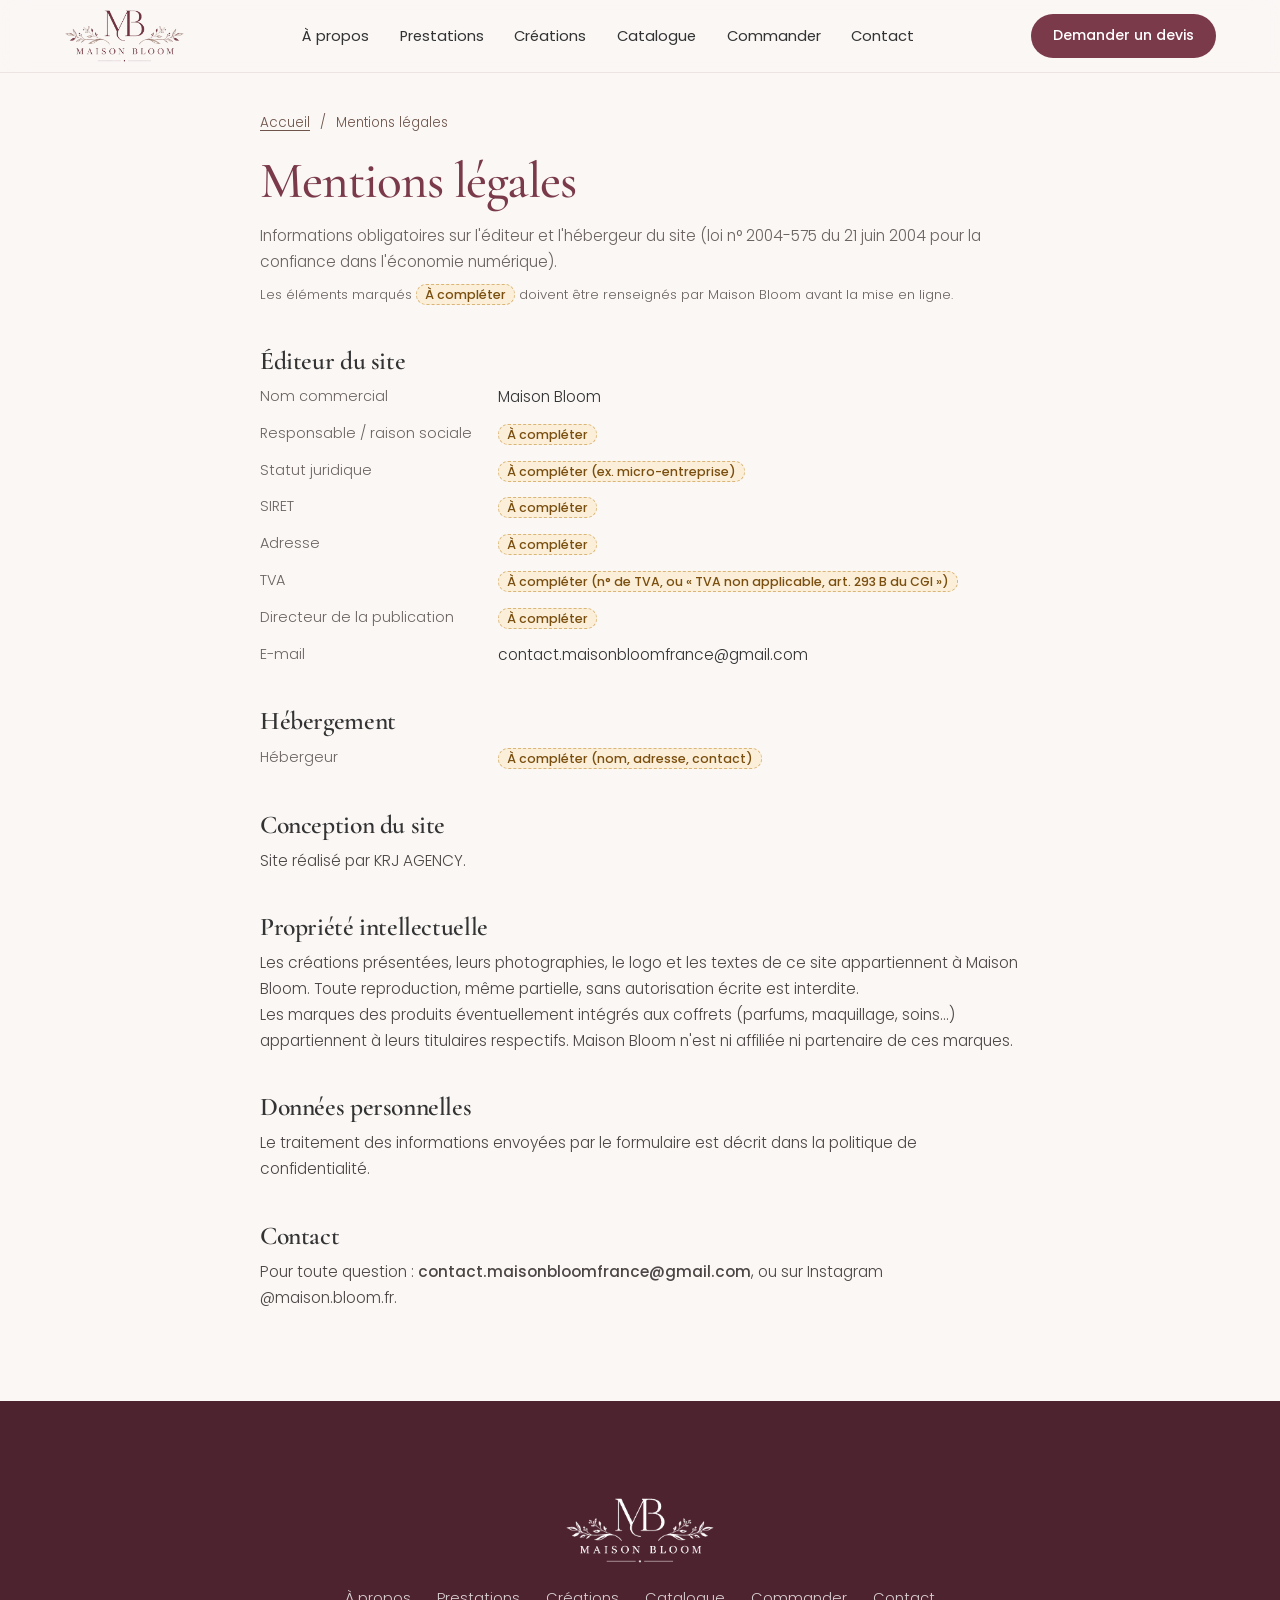
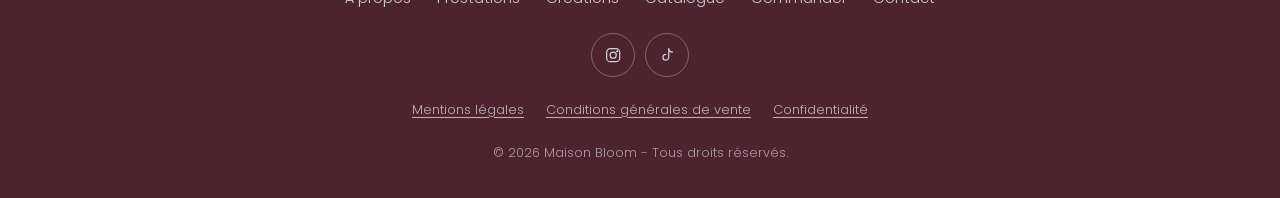
<file: mentions-legales.html>
<!DOCTYPE html>
<html lang="fr">
<head>
  <meta charset="UTF-8">
  <meta name="viewport" content="width=device-width, initial-scale=1.0">
  <title>Mentions légales - Maison Bloom</title>
  <meta name="description" content="Mentions légales du site Maison Bloom : éditeur, hébergement, propriété intellectuelle et contact.">
  <meta name="robots" content="noindex">
  <meta name="theme-color" content="#FAF7F5">
  <link rel="icon" type="image/png" href="images/logo-rond.png">
  <link rel="preconnect" href="https://fonts.googleapis.com">
  <link rel="preconnect" href="https://fonts.gstatic.com" crossorigin>
  <link href="https://fonts.googleapis.com/css2?family=Cormorant+Garamond:ital,wght@0,400;0,500;0,600;0,700;1,400;1,500;1,600&family=Poppins:wght@300;400;500;600&display=swap" rel="stylesheet">
  <link rel="stylesheet" href="style.css">
  <script>document.documentElement.classList.add('js');</script>
</head>
<body class="page-legal">
  <svg width="0" height="0" style="position:absolute" aria-hidden="true">
    <symbol id="i-mail" viewBox="0 0 24 24"><rect x="3" y="5" width="18" height="14" rx="2"/><path d="m3.5 6.5 8.5 6.5 8.5-6.5"/></symbol>
    <symbol id="i-instagram" viewBox="0 0 24 24"><rect x="3.5" y="3.5" width="17" height="17" rx="5"/><circle cx="12" cy="12" r="4"/><circle cx="17.2" cy="6.8" r=".6" fill="currentColor"/></symbol>
    <symbol id="i-tiktok" viewBox="0 0 24 24"><path d="M14 3.5v11.2a3.8 3.8 0 1 1-3.8-3.8M14 3.5c.4 2.6 2.3 4.4 5 4.6"/></symbol>
    <symbol id="i-up" viewBox="0 0 24 24"><path d="M12 19V5M6 11l6-6 6 6"/></symbol>
  </svg>

  <a class="skip-link" href="#main">Aller au contenu</a>

  <header class="header scrolled" id="header">
    <div class="container header-inner">
      <a href="index.html#top" class="logo" aria-label="Maison Bloom - accueil">
        <img src="images/logo-long.png" alt="Maison Bloom" width="855" height="381">
      </a>
      <nav class="nav" id="nav-menu" aria-label="Navigation principale">
        <ul>
          <li><a href="index.html#about">À propos</a></li>
          <li><a href="index.html#services">Prestations</a></li>
          <li><a href="index.html#portfolio">Créations</a></li>
          <li><a href="catalogue.html">Catalogue</a></li>
          <li><a href="index.html#process">Commander</a></li>
          <li><a href="index.html#contact">Contact</a></li>
        </ul>
        <a href="index.html#contact" class="btn btn-primary nav-cta">Demander un devis</a>
      </nav>
      <a href="index.html#contact" class="btn btn-primary btn-header">Demander un devis</a>
      <button class="menu-btn" id="menu-btn" aria-label="Ouvrir le menu" aria-expanded="false" aria-controls="nav-menu"><span></span><span></span></button>
    </div>
  </header>

  <main id="main" class="legal-page">
    <article class="legal">
      <nav class="crumbs" aria-label="Fil d'Ariane"><a href="index.html">Accueil</a><span>/</span><span>Mentions légales</span></nav>
      <h1>Mentions légales</h1>
      <p class="legal-intro">Informations obligatoires sur l'éditeur et l'hébergeur du site (loi n° 2004-575 du 21 juin 2004 pour la confiance dans l'économie numérique).</p>
      <p class="legal-maj">Les éléments marqués <span class="tbc">À compléter</span> doivent être renseignés par Maison Bloom avant la mise en ligne.</p>

      <h2>Éditeur du site</h2>
      <dl>
        <dt>Nom commercial</dt><dd>Maison Bloom</dd>
        <dt>Responsable / raison sociale</dt><dd><span class="tbc">À compléter</span></dd>
        <dt>Statut juridique</dt><dd><span class="tbc">À compléter (ex. micro-entreprise)</span></dd>
        <dt>SIRET</dt><dd><span class="tbc">À compléter</span></dd>
        <dt>Adresse</dt><dd><span class="tbc">À compléter</span></dd>
        <dt>TVA</dt><dd><span class="tbc">À compléter (n° de TVA, ou « TVA non applicable, art. 293 B du CGI »)</span></dd>
        <dt>Directeur de la publication</dt><dd><span class="tbc">À compléter</span></dd>
        <dt>E-mail</dt><dd>contact.maisonbloomfrance@gmail.com</dd>
      </dl>

      <h2>Hébergement</h2>
      <dl>
        <dt>Hébergeur</dt><dd><span class="tbc">À compléter (nom, adresse, contact)</span></dd>
      </dl>

      <h2>Conception du site</h2>
      <p>Site réalisé par KRJ AGENCY.</p>

      <h2>Propriété intellectuelle</h2>
      <p>Les créations présentées, leurs photographies, le logo et les textes de ce site appartiennent à Maison Bloom. Toute reproduction, même partielle, sans autorisation écrite est interdite.</p>
      <p>Les marques des produits éventuellement intégrés aux coffrets (parfums, maquillage, soins…) appartiennent à leurs titulaires respectifs. Maison Bloom n'est ni affiliée ni partenaire de ces marques.</p>

      <h2>Données personnelles</h2>
      <p>Le traitement des informations envoyées par le formulaire est décrit dans la <a href="confidentialite.html">politique de confidentialité</a>.</p>

      <h2>Contact</h2>
      <p>Pour toute question : <strong>contact.maisonbloomfrance@gmail.com</strong>, ou sur Instagram <a href="https://www.instagram.com/maison.bloom.fr/" target="_blank" rel="noopener">@maison.bloom.fr</a>.</p>
    </article>
  </main>

  <footer class="footer">
    <div class="container footer-inner">
      <img src="images/logo-long-blanc.png" alt="Maison Bloom" class="footer-logo" width="855" height="381" loading="lazy">
      <nav aria-label="Navigation pied de page">
        <a href="index.html#about">À propos</a>
        <a href="index.html#services">Prestations</a>
        <a href="index.html#portfolio">Créations</a>
        <a href="catalogue.html">Catalogue</a>
        <a href="index.html#process">Commander</a>
        <a href="index.html#contact">Contact</a>
      </nav>
      <div class="footer-social">
        <a href="https://www.instagram.com/maison.bloom.fr/" target="_blank" rel="noopener" aria-label="Instagram Maison Bloom"><svg class="ic"><use href="#i-instagram"/></svg></a>
        <a href="https://www.tiktok.com/@maisonbloomfrance" target="_blank" rel="noopener" aria-label="TikTok Maison Bloom"><svg class="ic"><use href="#i-tiktok"/></svg></a>
      </div>
      <nav class="footer-legal" aria-label="Informations légales">
        <a href="mentions-legales.html" aria-current="page">Mentions légales</a>
        <a href="cgv.html">Conditions générales de vente</a>
        <a href="confidentialite.html">Confidentialité</a>
      </nav>
      <p class="footer-copy"><span id="footer-year">© Maison Bloom - Tous droits réservés.</span></p>
    </div>
  </footer>

  <button class="top-button" id="top-button" aria-label="Retour en haut de page"><svg class="ic"><use href="#i-up"/></svg></button>
  <script src="script.js"></script>
</body>
</html>
</file>
<file: style.css>
/* =========================================================
   MAISON BLOOM — Feuille de style (refonte éditoriale)
   Couleurs de la marque : rose poudré, lin, taupe + bordeaux du logo
   L'espace admin garde l'ancienne feuille : style-v1.css
========================================================= */
:root {
  --wine: #7B3A4A;          /* bordeaux du logo : titres, boutons */
  --wine-deep: #4E2330;     /* bordeaux foncé : pied de page */
  --primary: #B88A98;       /* rose poudré */
  --primary-hover: #9C6B7A;
  --secondary: #EADFD8;
  --accent: #6E544B;        /* taupe (assez foncé pour les petits textes) */
  --dark: #333333;
  --light: #FAF7F5;         /* lin */
  --cream: #F4ECE6;
  --petal: #F5E9E8;         /* fond des photos (les blancs s'y fondent) */
  --petal-deep: #EBD6D8;
  --white: #ffffff;
  --muted: #6b6362;

  --serif: "Cormorant Garamond", Georgia, serif;
  --sans: "Poppins", system-ui, sans-serif;

  --radius: 14px;
  --radius-lg: 22px;
  --shadow: 0 10px 28px rgba(78, 35, 48, .08);
  --shadow-lg: 0 30px 60px -24px rgba(78, 35, 48, .35);
  --ease: cubic-bezier(.22, .8, .24, 1);
  --header-h: 72px;
  --gutter: max(5vw, calc((100vw - 1200px) / 2));
}

/* ---------- Base ---------- */
*, *::before, *::after { margin: 0; padding: 0; box-sizing: border-box; }
html { scroll-behavior: smooth; scroll-padding-top: var(--header-h); -webkit-text-size-adjust: 100%; }
body {
  font-family: var(--sans); font-weight: 300; font-size: 16px; line-height: 1.7;
  background: var(--light); color: var(--dark);
  overflow-x: hidden; -webkit-font-smoothing: antialiased;
}
img { max-width: 100%; height: auto; display: block; }
a { color: inherit; text-decoration: none; }
ul, ol { list-style: none; }
button { font: inherit; color: inherit; background: none; border: 0; cursor: pointer; }
[hidden] { display: none !important; }
.container { width: min(1200px, 90%); margin-inline: auto; }
.ic { width: 1.15em; height: 1.15em; flex: none; fill: none; stroke: currentColor; stroke-width: 1.6; stroke-linecap: round; stroke-linejoin: round; }
:focus-visible { outline: 2px solid var(--wine); outline-offset: 3px; border-radius: 6px; }
.skip-link { position: absolute; left: 16px; top: -60px; z-index: 2000; background: var(--wine); color: #fff; padding: 10px 16px; border-radius: 10px; transition: top .2s; }
.skip-link:focus { top: 12px; }
body.no-scroll { overflow: hidden; }

/* ---------- Typographie ---------- */
h1, h2, h3 { font-family: var(--serif); font-weight: 500; line-height: 1.02; color: var(--wine); text-wrap: balance; }
h1 { font-size: clamp(2.9rem, 7vw, 5.4rem); letter-spacing: -.02em; }
h2 { font-size: clamp(2.3rem, 5vw, 3.7rem); letter-spacing: -.015em; }
h3 { font-size: 1.6rem; line-height: 1.15; }
em { font-style: italic; }
strong { font-weight: 500; }
.lead { font-size: clamp(1rem, 1.3vw, 1.12rem); color: var(--muted); max-width: 46ch; }
.eyebrow { display: block; font-size: .86rem; color: var(--accent); font-weight: 400; }

.section { padding: clamp(72px, 10vw, 128px) 0; }
.section-head { display: grid; gap: 14px; margin-bottom: clamp(32px, 5vw, 56px); }
.section-head p { color: var(--muted); max-width: 52ch; }

/* ---------- Boutons ---------- */
.btn {
  display: inline-flex; align-items: center; justify-content: center; gap: 10px;
  min-height: 50px; padding: 12px 28px; border-radius: 999px;
  font-weight: 500; font-size: .95rem; white-space: nowrap;
  transition: background .25s, color .25s, border-color .25s, transform .15s;
}
.btn:active { transform: scale(.97); }
.btn-primary { background: var(--wine); color: #fff; }
.btn-primary:hover { background: var(--wine-deep); }
.btn-outline { border: 1.5px solid var(--wine); color: var(--wine); }
.btn-outline:hover { background: var(--wine); color: #fff; }
.btn-light { background: #fff; color: var(--wine); }
.btn-light:hover { background: var(--petal); }
.btn-ghost-light { border: 1.5px solid rgba(255,255,255,.55); color: #fff; }
.btn-ghost-light:hover { background: rgba(255,255,255,.12); border-color: #fff; }
.btn-block { width: 100%; }
.btn-sm { min-height: 42px; padding: 8px 18px; font-size: .86rem; }
.btn[disabled] { opacity: .6; pointer-events: none; }
.round-btn {
  width: 48px; height: 48px; flex: none; border-radius: 50%; display: grid; place-items: center;
  border: 1.5px solid rgba(123, 58, 74, .3); color: var(--wine);
  transition: background .25s, color .25s, border-color .25s, opacity .25s;
}
.round-btn:hover { background: var(--wine); color: #fff; border-color: var(--wine); }
.round-btn[disabled] { opacity: .3; pointer-events: none; }

/* ---------- En-tête ---------- */
.header { position: fixed; inset: 0 0 auto; z-index: 1000; height: var(--header-h); transition: background .3s, box-shadow .3s; }
.header.scrolled { background: rgba(250, 247, 245, .9); backdrop-filter: blur(14px); -webkit-backdrop-filter: blur(14px); box-shadow: 0 1px 0 rgba(123, 58, 74, .1); }
.header-inner { height: 100%; display: flex; align-items: center; justify-content: space-between; gap: 24px; }
.logo { position: relative; z-index: 1002; }
.logo img { height: 54px; width: auto; }
.nav ul { display: flex; gap: clamp(18px, 2.4vw, 34px); }
.nav ul a { position: relative; font-size: .92rem; font-weight: 400; padding: 8px 0; color: var(--dark); transition: color .25s; }
.nav ul a::after { content: ""; position: absolute; left: 0; right: 0; bottom: 2px; height: 1.5px; background: var(--wine); transform: scaleX(0); transform-origin: left; transition: transform .35s var(--ease); }
.nav ul a:hover, .nav ul a.active { color: var(--wine); }
.nav ul a:hover::after, .nav ul a.active::after { transform: scaleX(1); }
.nav-cta, .menu-btn { display: none; }
.btn-header { min-height: 44px; padding: 8px 22px; font-size: .88rem; }

/* ---------- Accueil : scène ---------- */
.hero { position: relative; background: var(--petal); padding: calc(var(--header-h) + clamp(20px, 4vw, 56px)) 0 clamp(40px, 6vw, 80px); overflow: hidden; }
.hero-grid { display: grid; grid-template-columns: minmax(0, 1fr) minmax(0, 1.05fr); gap: clamp(24px, 4vw, 64px); align-items: center; }
.hero-text { display: grid; gap: 24px; justify-items: start; }
.hero-buttons { display: flex; flex-wrap: wrap; gap: 12px; margin-top: 6px; }

.stage { position: relative; display: grid; gap: 18px; }
.stage-word {
  position: absolute; top: -2%; left: 50%; translate: -50% 0;
  font-family: var(--serif); font-style: italic; font-weight: 500;
  font-size: clamp(6rem, 17vw, 15rem); line-height: .85; white-space: nowrap;
  color: var(--petal-deep); pointer-events: none; user-select: none;
  transition: opacity .35s;
}
.stage-word.swap { opacity: 0; }
.stage-frame { position: relative; width: min(100%, 46svh); aspect-ratio: 4 / 5; margin-inline: auto; touch-action: pan-y; }
.stage-frame img {
  position: absolute; inset: 0; width: 100%; height: 100%; object-fit: contain;
  mix-blend-mode: multiply; opacity: 0; transform: translateX(var(--from, 28px)) scale(.97);
  transition: opacity .5s var(--ease), transform .7s var(--ease);
}
.stage-frame img.active { opacity: 1; transform: none; }
.stage-info { position: relative; display: grid; grid-template-columns: 1fr auto; gap: 6px 16px; align-items: end; }
.stage-name { font-family: var(--serif); font-size: clamp(1.7rem, 2.6vw, 2.2rem); line-height: 1.1; color: var(--wine); }
.stage-desc { color: var(--muted); font-size: .92rem; grid-column: 1; }
.stage-nav { grid-column: 2; grid-row: 1 / span 2; display: flex; align-items: center; gap: 10px; }
.stage-count { font-size: .82rem; color: var(--accent); min-width: 3.2em; text-align: center; font-variant-numeric: tabular-nums; }
.stage-order { grid-column: 1 / -1; justify-self: start; margin-top: 8px; }
.stage-thumbs { position: relative; display: flex; gap: 10px; }
.stage-thumbs button { width: 56px; aspect-ratio: 4 / 5; border-radius: 10px; overflow: hidden; background: var(--petal-deep); opacity: .55; outline: 1.5px solid transparent; outline-offset: 2px; transition: opacity .25s, outline-color .25s; }
.stage-thumbs button img { width: 100%; height: 100%; object-fit: cover; mix-blend-mode: multiply; }
.stage-thumbs button:hover { opacity: .85; }
.stage-thumbs button[aria-current="true"] { opacity: 1; outline-color: var(--wine); }

/* Une seule séquence d'ouverture, au chargement */
@keyframes rise { from { opacity: 0; transform: translateY(22px); } }
@keyframes bloom { from { opacity: 0; transform: scale(.92); } }
.js .hero-text > * { animation: rise .9s var(--ease) both; }
.js .hero-text > :nth-child(2) { animation-delay: .1s; }
.js .hero-text > :nth-child(3) { animation-delay: .2s; }
.js .stage-frame img.active { animation: bloom 1.2s var(--ease) .15s backwards; }

/* ---------- Repères ---------- */
.facts { border-bottom: 1px solid rgba(123, 58, 74, .12); }
.facts ul { display: grid; grid-template-columns: repeat(4, 1fr); }
.facts li { display: flex; align-items: center; gap: 12px; padding: 22px 20px; font-size: .9rem; font-weight: 400; }
.facts li + li { border-left: 1px solid rgba(123, 58, 74, .12); }
.facts .ic { width: 22px; height: 22px; color: var(--primary); }

/* ---------- Créations : galerie à faire glisser ---------- */
.creations { overflow: hidden; }
.creations-top { display: flex; flex-wrap: wrap; align-items: end; justify-content: space-between; gap: 20px; margin-bottom: clamp(24px, 4vw, 40px); }
.creations-top .section-head { margin: 0; }
.rail-tools { display: flex; align-items: center; gap: 10px; }
.filter { display: flex; flex-wrap: wrap; gap: 8px; }
.filter button, .cat-filter button {
  display: inline-flex; align-items: center; gap: 8px; min-height: 42px; padding: 8px 18px; border-radius: 999px;
  font-size: .88rem; font-weight: 400; border: 1px solid rgba(123, 58, 74, .22); color: var(--wine);
  transition: background .25s, color .25s, border-color .25s;
}
.filter button:hover, .cat-filter button:hover { border-color: var(--wine); }
.filter button[aria-pressed="true"], .cat-filter button.active { background: var(--wine); border-color: var(--wine); color: #fff; }
.count { font-size: .76rem; font-variant-numeric: tabular-nums; }

.rail {
  display: flex; gap: clamp(14px, 2vw, 24px); overflow-x: auto; scroll-snap-type: x mandatory;
  padding: 4px var(--gutter) 8px; scroll-padding-inline: var(--gutter);
  scrollbar-width: none; -webkit-overflow-scrolling: touch;
}
.rail::-webkit-scrollbar { display: none; }
.rail-card { flex: 0 0 min(76vw, 320px); scroll-snap-align: start; display: grid; gap: 14px; text-align: left; align-content: start; }
.rail-card[hidden] { display: none; }
.tile { position: relative; display: block; aspect-ratio: 4 / 5; border-radius: var(--radius-lg); overflow: hidden; background: var(--petal); }
.tile img { width: 100%; height: 100%; object-fit: cover; mix-blend-mode: multiply; transition: transform .9s var(--ease); }
.rail-card:hover .tile img, .rail-card:focus-visible .tile img { transform: scale(1.05); }
.tile-more {
  position: absolute; right: 12px; bottom: 12px; width: 42px; height: 42px; border-radius: 50%;
  display: grid; place-items: center; background: #fff; color: var(--wine); box-shadow: var(--shadow);
  transition: background .25s, color .25s;
}
.rail-card:hover .tile-more { background: var(--wine); color: #fff; }
.rail-name { font-family: var(--serif); font-size: 1.55rem; line-height: 1.1; color: var(--wine); }
.rail-meta { display: flex; justify-content: space-between; gap: 12px; font-size: .84rem; color: var(--accent); }
.rail-card p { font-size: .9rem; color: var(--muted); margin-top: -6px; }
.rail-end { flex: 0 0 min(76vw, 320px); scroll-snap-align: start; display: grid; align-content: center; justify-items: start; gap: 16px; aspect-ratio: 4 / 5; padding: 28px; border-radius: var(--radius-lg); background: var(--wine); color: #fff; }
.rail-end strong { font-family: var(--serif); font-size: 2rem; line-height: 1.05; font-weight: 500; }
.rail-end span { font-size: .9rem; color: rgba(255,255,255,.8); }
.rail-progress { height: 2px; margin: 26px var(--gutter) 0; background: rgba(123, 58, 74, .14); border-radius: 2px; overflow: hidden; }
.rail-progress i { display: block; height: 100%; width: 100%; background: var(--wine); transform-origin: left; transform: scaleX(.2); }

/* ---------- Prestations : liste + aperçu ---------- */
.services { background: var(--cream); }
.services-grid { display: grid; grid-template-columns: minmax(0, .8fr) minmax(0, 1fr); gap: clamp(32px, 6vw, 90px); align-items: start; }
.svc-preview { position: sticky; top: calc(var(--header-h) + 24px); aspect-ratio: 4 / 5; border-radius: var(--radius-lg); overflow: hidden; background: var(--petal); }
.svc-preview img { position: absolute; inset: 0; width: 100%; height: 100%; object-fit: cover; mix-blend-mode: multiply; opacity: 0; transform: scale(1.04); transition: opacity .5s, transform .9s var(--ease); }
.svc-preview img.active { opacity: 1; transform: none; }
.svc-list { display: grid; }
.svc { display: grid; grid-template-columns: 1fr; gap: 6px; width: 100%; text-align: left; padding: 26px 0; border-top: 1px solid rgba(123, 58, 74, .16); }
.svc:last-child { border-bottom: 1px solid rgba(123, 58, 74, .16); }
.svc-thumb { display: none; }
.svc-name { font-family: var(--serif); font-size: clamp(1.9rem, 3.4vw, 2.9rem); line-height: 1.05; color: var(--accent); transition: color .3s, transform .5s var(--ease); }
.svc-desc { color: var(--muted); max-width: 44ch; font-size: .95rem; }
.svc.active .svc-name { color: var(--wine); font-style: italic; transform: translateX(10px); }

/* ---------- À propos ---------- */
.about { background: var(--wine); color: #fff; }
.about-grid { display: grid; grid-template-columns: minmax(0, .85fr) minmax(0, 1fr); gap: clamp(32px, 6vw, 90px); align-items: center; }
.about-photo { border-radius: var(--radius-lg); overflow: hidden; aspect-ratio: 4 / 5; }
.about-photo img { width: 100%; height: 100%; object-fit: cover; }
.about-content { display: grid; gap: 20px; justify-items: start; }
.about-logo { width: 84px; opacity: .95; }
.about h2 { color: #fff; }
.about p { color: rgba(255,255,255,.82); max-width: 50ch; }

/* ---------- Étapes (une vraie suite : numérotée) ---------- */
.steps { display: grid; grid-template-columns: repeat(4, 1fr); gap: clamp(20px, 3vw, 40px); counter-reset: s; }
.step { position: relative; padding-top: 22px; border-top: 1.5px solid var(--wine); display: grid; gap: 8px; align-content: start; }
.step-num { font-family: var(--serif); font-style: italic; font-size: 3.4rem; line-height: 1; color: var(--primary); }
.step p { color: var(--muted); font-size: .93rem; }

/* ---------- Commande / contact ---------- */
.contact { background: var(--petal); }
.contact-grid { display: grid; grid-template-columns: minmax(0, .8fr) minmax(0, 1.1fr); gap: clamp(32px, 6vw, 80px); align-items: start; }
.contact-info { display: grid; gap: 18px; justify-items: start; position: sticky; top: calc(var(--header-h) + 24px); }
.contact-info > p { color: var(--muted); max-width: 40ch; }
.contact-list { display: grid; gap: 14px; margin-top: 10px; }
.contact-list li { display: flex; align-items: center; gap: 14px; }
.contact-list small { display: block; font-size: .8rem; color: var(--accent); }
.contact-list a { font-weight: 400; word-break: break-word; text-decoration: underline; text-decoration-color: rgba(123, 58, 74, .3); text-underline-offset: 4px; }
.contact-list a:hover { color: var(--wine); }
.pt-ic { width: 44px; height: 44px; flex: none; border-radius: 50%; display: grid; place-items: center; background: #fff; color: var(--wine); }

/* ---------- Pied de page ---------- */
.footer { background: var(--wine-deep); color: rgba(255,255,255,.78); padding: clamp(56px, 8vw, 96px) 0 calc(34px + env(safe-area-inset-bottom)); }
.footer-follow { display: flex; flex-wrap: wrap; align-items: end; justify-content: space-between; gap: 24px; padding-bottom: clamp(36px, 5vw, 56px); margin-bottom: 34px; border-bottom: 1px solid rgba(255,255,255,.16); }
.footer-follow h2 { color: #fff; max-width: 14ch; }
.footer-follow div { display: flex; flex-wrap: wrap; gap: 10px; }
.footer-inner { display: grid; justify-items: center; gap: 22px; text-align: center; }
.footer-follow + .footer-inner, .footer .footer-inner:only-child { }
.footer-logo { width: 150px; }
.footer nav:not(.footer-legal) { display: flex; flex-wrap: wrap; justify-content: center; gap: 8px 26px; font-size: .92rem; }
.footer nav a:hover { color: #fff; }
.footer-social { display: flex; gap: 10px; }
.footer-social a { width: 44px; height: 44px; border-radius: 50%; display: grid; place-items: center; border: 1px solid rgba(255,255,255,.3); transition: background .25s, color .25s; }
.footer-social a:hover { background: #fff; color: var(--wine-deep); }
.footer-copy { font-size: .8rem; color: rgba(255,255,255,.55); }

/* ---------- Bouton haut + barre mobile ---------- */
.top-button {
  position: fixed; right: 22px; bottom: 22px; z-index: 900; width: 48px; height: 48px; border-radius: 50%;
  display: grid; place-items: center; background: #fff; color: var(--wine); box-shadow: var(--shadow-lg);
  opacity: 0; visibility: hidden; transform: translateY(12px); transition: opacity .3s, transform .3s var(--ease), visibility .3s;
}
.top-button.visible { opacity: 1; visibility: visible; transform: none; }
.mbar { display: none; }

.contact-form {
  background: #fff; border-radius: var(--radius-lg); padding: clamp(28px, 4vw, 48px);
  box-shadow: var(--shadow-lg); display: grid; gap: 18px;
}
.field { position: relative; }
.field input, .field textarea {
  width: 100%; padding: 24px 18px 10px; font: inherit; font-size: .95rem; color: var(--dark);
  background: var(--light); border: 1px solid transparent; border-radius: 14px; outline: none; resize: vertical;
  transition: border-color .3s, background .3s, box-shadow .3s;
}
.field textarea { min-height: 160px; }
.field label {
  position: absolute; left: 18px; top: 17px; color: #6f6766; font-size: .95rem; pointer-events: none;
  transform-origin: left top; transition: transform .3s var(--ease), color .3s;
}
.field input:focus, .field textarea:focus { background: #fff; border-color: var(--primary); box-shadow: 0 0 0 4px rgba(184, 138, 152, .15); }
.field input:focus + label, .field textarea:focus + label,
.field input:not(:placeholder-shown) + label, .field textarea:not(:placeholder-shown) + label {
  transform: translateY(-10px) scale(.75); color: var(--primary-hover);
}
.field.invalid input, .field.invalid textarea { border-color: #c0564f; }
.hp { position: absolute; left: -9999px; width: 1px; height: 1px; opacity: 0; }
.form-message { font-size: .9rem; min-height: 1.4em; text-align: center; }
.form-message.ok { color: var(--wine); }
.form-message.err { color: #b0413a; }

/* ---------- Formulaire de commande ---------- */
.form-type { display: grid; grid-template-columns: 1fr 1fr; gap: 6px; padding: 6px; background: var(--light); border-radius: 999px; }
.form-type label { position: relative; cursor: pointer; }
.form-type input { position: absolute; opacity: 0; pointer-events: none; }
.form-type span {
  display: block; text-align: center; padding: 10px 12px; border-radius: 999px;
  font-size: .88rem; font-weight: 500; color: var(--muted); transition: background .3s, color .3s, box-shadow .3s;
}
.form-type input:checked + span { background: #fff; color: var(--wine); box-shadow: 0 4px 14px rgba(123, 58, 74, .12); }
.form-type input:focus-visible + span { outline: 2px solid var(--wine); outline-offset: 2px; }
.form-row { display: grid; grid-template-columns: 1fr 1fr; gap: 18px; }
.order-only { display: grid; gap: 18px; }
.order-only[hidden] { display: none; }
.field select {
  width: 100%; padding: 24px 40px 10px 18px; font: inherit; font-size: .95rem; color: var(--dark);
  background: var(--light) url("data:image/svg+xml,%3Csvg xmlns='http://www.w3.org/2000/svg' viewBox='0 0 24 24' fill='none' stroke='%23B88A98' stroke-width='2'%3E%3Cpath d='m6 9 6 6 6-6'/%3E%3C/svg%3E") no-repeat right 14px center / 18px;
  border: 1px solid transparent; border-radius: 14px; outline: none; appearance: none; -webkit-appearance: none;
  transition: border-color .3s, background-color .3s, box-shadow .3s;
}
.field input[type="date"] { min-height: 58px; }
.field select:focus { background-color: #fff; border-color: var(--primary); box-shadow: 0 0 0 4px rgba(184, 138, 152, .15); }
.field.static label { transform: translateY(-10px) scale(.75); color: var(--primary-hover); }
.consent { display: flex; gap: 12px; align-items: flex-start; font-size: .82rem; color: var(--muted); line-height: 1.5; cursor: pointer; }
.consent input { width: 18px; height: 18px; margin-top: 1px; flex: none; accent-color: var(--primary); }
.consent.invalid { color: #b0413a; }
.btn[disabled] { opacity: .6; pointer-events: none; }
.footer-admin { margin-left: 10px; color: rgba(255,255,255,.35); text-decoration: underline; text-underline-offset: 3px; }
.footer-admin:hover { color: #fff; }
@media (max-width: 600px) { .form-row { grid-template-columns: 1fr; } }

/* ---------- Commande guidée ---------- */
.order-form [hidden] { display: none !important; }
.progress { display: grid; grid-template-columns: repeat(4, 1fr); gap: 6px; counter-reset: p; }
.progress li { position: relative; display: flex; flex-direction: column; align-items: center; gap: 6px; font-size: .74rem; color: var(--muted); text-align: center; }
.progress li::before { content: ""; position: absolute; top: 15px; left: calc(-50% + 18px); right: calc(50% + 18px); height: 1.5px; background: #EADFD8; }
.progress li:first-child::before { display: none; }
.progress li span {
  width: 32px; height: 32px; border-radius: 50%; display: grid; place-items: center;
  font-weight: 600; font-size: .82rem; background: var(--light); color: var(--muted); border: 1.5px solid #EADFD8;
  transition: background .3s, color .3s, border-color .3s;
}
.progress li.active { color: var(--wine); font-weight: 500; }
.progress li.active span { background: var(--primary); border-color: var(--primary); color: #fff; box-shadow: 0 0 0 5px rgba(184, 138, 152, .18); }
.progress li.done span { background: var(--secondary); border-color: var(--secondary); color: var(--wine); }
.progress li.done::before, .progress li.active::before { background: var(--primary); }

.fstep { border: 0; display: grid; gap: 18px; min-width: 0; animation: stepIn .45s var(--ease); }
@keyframes stepIn { from { opacity: 0; transform: translateX(14px); } }
.fstep legend { font-family: var(--serif); font-size: 1.7rem; font-weight: 500; margin-bottom: 4px; padding: 0; }
.group { display: grid; gap: 10px; }
.group-label { font-size: .86rem; font-weight: 500; color: var(--dark); }
.group-label small { font-weight: 300; color: var(--muted); }
.group.invalid .group-label { color: #b0413a; }
.group.invalid .chip span, .group.invalid .rcard span { border-color: #e6b5b1; }

.chips { display: flex; flex-wrap: wrap; gap: 8px; }
.chip { position: relative; cursor: pointer; }
.chip input { position: absolute; opacity: 0; pointer-events: none; }
.chip span {
  display: inline-flex; align-items: center; gap: 8px;
  padding: 8px 15px; border-radius: 99px; font-size: .84rem;
  background: var(--light); border: 1px solid #EADFD8; color: var(--dark);
  transition: background .25s, color .25s, border-color .25s, transform .25s var(--ease);
}
.chip:hover span { border-color: var(--primary); }
.chip input:checked + span { background: var(--primary); border-color: var(--primary); color: #fff; }
.chip input:focus-visible + span { outline: 2px solid var(--wine); outline-offset: 2px; }
.chip-color i { width: 14px; height: 14px; border-radius: 50%; border: 1px solid rgba(0,0,0,.12); flex: none; }
.chip-color input:checked + span i { border-color: #fff; box-shadow: 0 0 0 1.5px #fff; }

.cards { display: grid; grid-template-columns: 1fr 1fr; gap: 12px; }
.rcard { position: relative; cursor: pointer; }
.rcard input { position: absolute; opacity: 0; pointer-events: none; }
.rcard span {
  display: grid; gap: 2px; justify-items: start; padding: 16px 18px; border-radius: 16px;
  background: var(--light); border: 1.5px solid #EADFD8; transition: border-color .25s, background .25s, box-shadow .25s;
}
.rcard .ic { width: 22px; height: 22px; color: var(--primary); margin-bottom: 6px; }
.rcard strong { font-weight: 500; font-size: .92rem; }
.rcard small { font-size: .78rem; color: var(--muted); }
.rcard:hover span { border-color: var(--primary); }
.rcard input:checked + span { background: #fff; border-color: var(--primary); box-shadow: 0 0 0 4px rgba(184, 138, 152, .15); }
.rcard input:focus-visible + span { outline: 2px solid var(--wine); outline-offset: 2px; }

.check-inline { display: flex; align-items: center; gap: 10px; font-size: .86rem; color: var(--muted); cursor: pointer; }
.check-inline input { width: 18px; height: 18px; accent-color: var(--primary); }
.form-row-cp { grid-template-columns: 140px 1fr; }
.hint { font-size: .78rem; color: var(--muted); margin-top: -6px; }
.hint.warn { color: #8A5A12; background: #FBEFD9; padding: 10px 14px; border-radius: 12px; margin-top: 0; }

.dropzone {
  position: relative; display: flex; align-items: center; gap: 14px; cursor: pointer;
  padding: 16px 18px; border-radius: 16px; border: 1.5px dashed #DCC6CD; background: var(--light);
  transition: border-color .25s, background .25s;
}
.dropzone:hover, .dropzone.drag { border-color: var(--primary); background: #fff; }
.dropzone input { position: absolute; inset: 0; opacity: 0; cursor: pointer; }
.dropzone > .ic { width: 26px; height: 26px; color: var(--primary); }
.dropzone strong { display: block; font-size: .9rem; font-weight: 500; color: var(--wine); }
.dropzone small { font-size: .78rem; color: var(--muted); }
.dropzone.full { display: none; }
.thumbs { display: flex; gap: 10px; flex-wrap: wrap; }
.thumbs:empty { display: none; }
.thumbs figure { position: relative; width: 84px; height: 84px; border-radius: 12px; overflow: hidden; box-shadow: var(--shadow); }
.thumbs img { width: 100%; height: 100%; object-fit: cover; }
.thumbs button {
  position: absolute; top: 4px; right: 4px; width: 24px; height: 24px; border-radius: 50%;
  background: rgba(51,30,36,.75); color: #fff; font-size: 1rem; line-height: 1; display: grid; place-items: center;
}

.recap { background: var(--light); border-radius: 16px; padding: 16px 18px; }
.recap-title { font-family: var(--serif); font-size: 1.25rem; font-weight: 500; margin-bottom: 8px; }
.recap dl { display: grid; grid-template-columns: 92px 1fr; gap: 6px 12px; font-size: .84rem; }
.recap dt { color: var(--muted); }
.recap dd { font-weight: 500; overflow-wrap: anywhere; }
.recap-edit { font-size: .74rem; color: var(--primary-hover); text-decoration: underline; text-underline-offset: 2px; margin-left: 4px; font-weight: 400; }

.form-nav { display: flex; gap: 10px; }
.form-nav .btn { flex: 1; }
.form-nav #btn-prev { flex: 0 0 auto; }

@media (max-width: 600px) {
  .progress li { font-size: .68rem; }
  .cards { grid-template-columns: 1fr; }
  .form-row-cp { grid-template-columns: 110px 1fr; }
  .check-inline { padding: 4px 2px; }
  .chip span { padding: 7px 13px; font-size: .8rem; }
}

/* Fiche détaillée */
.cat-modal {
  position: fixed; inset: 0; z-index: 3000; padding: 24px;
  display: flex; align-items: center; justify-content: center;
  background: rgba(30, 20, 24, .7); backdrop-filter: blur(8px); -webkit-backdrop-filter: blur(8px);
  opacity: 0; transition: opacity .35s;
}
.cat-modal[hidden] { display: none; }
.cat-modal.open { opacity: 1; }
.cm-box {
  position: relative; width: min(980px, 100%); max-height: calc(100vh - 48px); overflow: auto;
  background: var(--light); border-radius: var(--radius-lg);
  display: grid; grid-template-columns: 1.05fr 1fr;
  box-shadow: 0 40px 100px rgba(0,0,0,.4);
  transform: translateY(24px) scale(.98); transition: transform .5s var(--ease);
}
.cat-modal.open .cm-box { transform: none; }
.cm-close {
  position: absolute; top: 14px; right: 14px; z-index: 2; width: 44px; height: 44px; border-radius: 50%;
  display: grid; place-items: center; background: #fff; box-shadow: var(--shadow); color: var(--dark);
  transition: background .3s, color .3s;
}
.cm-close:hover { background: var(--primary); color: #fff; }
.cm-gallery { background: #fff; display: flex; flex-direction: column; }
.cm-main { aspect-ratio: 4 / 5; overflow: hidden; }
.cm-main img { width: 100%; height: 100%; object-fit: cover; animation: fadeIn .4s ease; }
@keyframes fadeIn { from { opacity: 0; } }
.cm-thumbs { display: flex; gap: 8px; padding: 10px; overflow-x: auto; }
.cm-thumbs:empty { display: none; }
.cm-thumbs button { width: 64px; height: 64px; flex: none; border-radius: 10px; overflow: hidden; opacity: .6; outline: 2px solid transparent; transition: opacity .3s, outline-color .3s; }
.cm-thumbs button.active { opacity: 1; outline-color: var(--primary); }
.cm-thumbs img { width: 100%; height: 100%; object-fit: cover; }
.cm-info { padding: clamp(28px, 4vw, 48px); display: flex; flex-direction: column; justify-content: center; }
.cm-tags { display: flex; align-items: center; gap: 12px; }
.cm-tags .p-cat { background: var(--secondary); color: var(--wine); }
.cm-ref { font-size: .74rem; letter-spacing: .16em; color: var(--primary); font-weight: 600; }
.cm-title { font-size: clamp(2.2rem, 4vw, 3rem); font-weight: 500; margin: 14px 0 10px; }
.cm-desc { color: var(--muted); font-weight: 300; }
.cm-details { display: grid; gap: 10px; margin: 24px 0; }
.cm-details li { display: flex; align-items: center; gap: 12px; font-size: .92rem; }
.cm-details .ic { width: 26px; height: 26px; padding: 5px; border-radius: 50%; background: #fff; color: var(--primary); box-shadow: var(--shadow); stroke-width: 2; }
.cm-price { font-family: var(--serif); font-size: 1.5rem; color: var(--wine); margin-bottom: 20px; padding-top: 18px; border-top: 1px solid rgba(123, 58, 74, .14); }
.cm-note { font-size: .8rem; color: var(--muted); text-align: center; margin-top: 14px; }


/* =========================================================
   AJOUTS — mode démonstration, pages légales, mentions « à compléter »
========================================================= */
.demo-avis { text-align: center; margin: 0 0 4px; }
.form-message.demo {
  display: grid; gap: 12px; text-align: left; margin-top: 18px;
  padding: 20px 22px; border-radius: var(--radius); background: var(--cream);
  border: 1px solid var(--secondary); color: var(--dark);
}
.demo-titre { font-family: var(--serif); font-size: 1.35rem; font-weight: 600; color: var(--wine); line-height: 1.2; }
.demo-texte { font-size: .9rem; line-height: 1.6; color: var(--muted); }
.demo-email { color: var(--wine); font-weight: 600; user-select: all; word-break: break-all; }
.demo-recap {
  width: 100%; min-height: 150px; resize: vertical; padding: 12px 14px; border-radius: 14px;
  border: 1px solid var(--secondary); background: var(--white); color: var(--dark);
  font: 400 .84rem/1.55 var(--sans);
}
.demo-recap:focus { outline: 2px solid var(--primary); outline-offset: 1px; }
.demo-actions { display: flex; flex-wrap: wrap; gap: 10px; }
.demo-etat { font-size: .82rem; color: var(--wine); min-height: 1.2em; }

.tbc {
  display: inline; padding: 1px 8px; border-radius: 10px; font-size: .78rem; font-weight: 500; line-height: 2;
  background: #FBEFD9; color: #7A4E0E; border: 1px dashed #D9B577; white-space: normal;
  -webkit-box-decoration-break: clone; box-decoration-break: clone;
}
.legal-page { padding: calc(var(--header-h) + 40px) 0 90px; }
.legal { width: min(760px, 92%); margin: 0 auto; }
.legal .crumbs { margin-bottom: 18px; }
.legal h1 { font-family: var(--serif); font-size: clamp(2.3rem, 5vw, 3.2rem); font-weight: 500; line-height: 1.1; color: var(--wine); text-wrap: balance; }
.legal .legal-intro { color: var(--muted); margin: 14px 0 8px; }
.legal .legal-maj { font-size: .82rem; color: var(--muted); }
.legal h2 { font-family: var(--serif); font-size: 1.6rem; font-weight: 600; margin: 40px 0 10px; color: var(--dark); }
.legal p, .legal li { color: #4d4646; font-size: .96rem; }
.legal ul { padding-left: 1.2em; display: grid; gap: 6px; margin: 8px 0; }
.legal dl { display: grid; grid-template-columns: minmax(150px, 220px) 1fr; gap: 10px 18px; margin-top: 8px; }
.legal dt { color: var(--muted); font-size: .9rem; }
.legal dd { font-size: .96rem; min-width: 0; overflow-wrap: anywhere; }
.legal .encadre { margin-top: 14px; padding: 16px 18px; border-radius: 14px; background: var(--cream); border: 1px solid var(--secondary); font-size: .92rem; }
@media (max-width: 560px) { .legal dl { grid-template-columns: 1fr; gap: 2px; } .legal dd { margin-bottom: 10px; } }
.footer-legal { display: flex; flex-wrap: wrap; justify-content: center; gap: 6px 22px; font-size: .8rem; }
.footer-legal a { color: rgba(255,255,255,.65); text-decoration: underline; text-underline-offset: 3px; }
.footer-legal a:hover { color: #fff; }
.consent-liens { margin: -4px 0 0 30px; font-size: .8rem; } .consent-liens a { color: var(--wine); text-decoration: underline; text-underline-offset: 3px; }

/* ---------- Aperçu du modèle dans le formulaire de commande ---------- */
.modele-choix { display: grid; gap: 14px; }
.modele-choix > .field { min-width: 0; }
.modele-apercu {
  order: 2; margin: 0; display: grid; grid-template-columns: 120px 1fr; gap: 18px; align-items: center;
  padding: 12px; border-radius: var(--radius); background: var(--white); border: 1px solid var(--secondary);
}
.modele-img {
  display: block; aspect-ratio: 4 / 5; border-radius: var(--radius); overflow: hidden;
  background: var(--cream); border: 1px solid var(--secondary); box-shadow: var(--shadow);
}
.modele-img img { width: 100%; height: 100%; object-fit: cover; animation: modele-fondu .45s var(--ease); }
.modele-apercu.sur-mesure .modele-img img { object-fit: contain; padding: 22%; }
.modele-apercu figcaption { display: grid; gap: 3px; line-height: 1.4; }
.modele-apercu strong { font-family: var(--serif); font-size: 1.2rem; font-weight: 600; color: var(--wine); }
.modele-apercu small { font-size: .8rem; color: var(--muted); }
.modele-prix { font-size: .78rem; font-weight: 500; color: var(--dark); }
@keyframes modele-fondu { from { opacity: 0; transform: scale(1.03); } to { opacity: 1; transform: none; } }
@media (prefers-reduced-motion: reduce) { .modele-img img { animation: none; } }
/* Mobile : vignette un peu plus petite */
@media (max-width: 640px) {
  .modele-apercu { grid-template-columns: 92px 1fr; gap: 14px; }
  .modele-apercu strong { font-size: 1.1rem; }
}
.contact-insta { margin: 6px 0 22px; align-self: flex-start; }
.field-aide { display: block; margin-top: 6px; padding-left: 4px; font-size: .76rem; color: var(--muted); line-height: 1.4; }


/* =========================================================
   Retouches du formulaire (mêmes champs, nouvel habillage)
========================================================= */
.contact-form { box-shadow: none; border-radius: var(--radius-lg); padding: clamp(22px, 4vw, 44px); }
.fstep legend { font-size: 1.9rem; color: var(--wine); }
.form-type input:checked + span { background: var(--wine); color: #fff; box-shadow: none; }
.chip input:checked + span { background: var(--wine); border-color: var(--wine); color: #fff; }
.chip:hover span, .rcard:hover span { border-color: var(--wine); }
.chip span { min-height: 40px; }
.progress li.active span { background: var(--wine); border-color: var(--wine); box-shadow: 0 0 0 5px rgba(123, 58, 74, .12); }
.progress li.done::before, .progress li.active::before { background: var(--wine); }
.rcard .ic { color: var(--wine); }
.rcard input:checked + span { border-color: var(--wine); box-shadow: 0 0 0 4px rgba(123, 58, 74, .1); }
.field input:focus, .field textarea:focus, .field select:focus { border-color: var(--wine); box-shadow: 0 0 0 4px rgba(123, 58, 74, .1); }
.field input:focus + label, .field textarea:focus + label,
.field input:not(:placeholder-shown) + label, .field textarea:not(:placeholder-shown) + label,
.field.static label { color: var(--accent); }
.consent input, .check-inline input { accent-color: var(--wine); }
.modele-apercu { background: var(--petal); border: 0; }
.modele-img { background: var(--petal); border: 0; box-shadow: none; }
.modele-img img { mix-blend-mode: multiply; }
.modele-apercu.flash { animation: flash 1.1s var(--ease); }
@keyframes flash { 0% { box-shadow: 0 0 0 0 rgba(123, 58, 74, .45); } 100% { box-shadow: 0 0 0 16px rgba(123, 58, 74, 0); } }
.recap { background: var(--petal); }
.contact-insta { margin: 0; }
.form-type span { white-space: nowrap; }
.demo-email { word-break: normal; white-space: nowrap; }
#contact-form { scroll-margin-top: 16px; }

/* =========================================================
   Catalogue
========================================================= */
.page-hero { background: var(--petal); padding: calc(var(--header-h) + clamp(36px, 6vw, 80px)) 0 clamp(36px, 5vw, 60px); }
.page-hero-inner { display: grid; gap: 18px; justify-items: start; }
.crumbs { display: flex; gap: 10px; font-size: .84rem; color: var(--accent); }
.crumbs a { text-decoration: underline; text-underline-offset: 3px; }
.crumbs a:hover { color: var(--wine); }
.cat-filter { display: flex; flex-wrap: wrap; gap: 8px; margin-top: 14px; }

#catalogue-root { padding: 10px 0 clamp(70px, 9vw, 110px); }
.cat-section { padding-top: clamp(44px, 6vw, 70px); }
.cat-head { display: grid; grid-template-columns: auto 1fr; gap: 14px 60px; align-items: end; margin-bottom: 30px; }
.cat-head p { color: var(--muted); max-width: 46ch; justify-self: end; }
.cat-grid { display: grid; grid-template-columns: repeat(3, 1fr); gap: clamp(22px, 3vw, 36px) clamp(16px, 2.4vw, 28px); }
.cat-card { display: flex; flex-direction: column; }
.cat-media { position: relative; display: block; width: 100%; aspect-ratio: 4 / 5; border-radius: var(--radius-lg); overflow: hidden; background: var(--petal); }
.cat-media img { width: 100%; height: 100%; object-fit: cover; mix-blend-mode: multiply; transition: transform .9s var(--ease); }
.cat-card:hover .cat-media img { transform: scale(1.05); }
.cat-view {
  position: absolute; left: 12px; bottom: 12px; padding: 8px 16px; border-radius: 99px; font-size: .82rem; font-weight: 400;
  background: #fff; color: var(--wine); box-shadow: var(--shadow);
}
.cat-photos { position: absolute; top: 12px; left: 12px; padding: 4px 11px; border-radius: 99px; font-size: .74rem; background: rgba(78, 35, 48, .7); color: #fff; }
.ph-empty { width: 100%; height: 100%; display: flex; flex-direction: column; align-items: center; justify-content: center; gap: 10px; color: var(--primary-hover); font-size: .88rem; }
.ph-empty .ic { width: 38px; height: 38px; stroke-width: 1.2; }
.cat-body { padding: 16px 2px 0; display: flex; flex-direction: column; flex: 1; }
.cat-meta { display: flex; justify-content: space-between; gap: 10px; font-size: .82rem; color: var(--accent); }
.cat-body h3 { font-size: 1.65rem; margin: 6px 0 4px; }
.cat-body p { color: var(--muted); font-size: .9rem; flex: 1; }
.cat-actions { display: flex; gap: 10px; margin-top: 16px; }
.cat-actions .btn { flex: 1; padding-inline: 12px; }

.cat-cta { background: var(--wine); color: #fff; padding: clamp(56px, 7vw, 84px) 0; }
.cat-cta-inner { display: grid; grid-template-columns: auto 1fr auto; gap: 36px; align-items: center; }
.cat-cta img { width: 96px; }
.cat-cta h2 { color: #fff; font-size: clamp(2rem, 3.6vw, 2.9rem); }
.cat-cta p { color: rgba(255,255,255,.82); margin-top: 8px; }

/* Fiche détaillée : retouches */
.cat-modal { background: rgba(78, 35, 48, .55); }
.cm-gallery, .cm-main { background: var(--petal); }
.cm-main img { mix-blend-mode: multiply; }
.cm-close:hover { background: var(--wine); }
.cm-tags .p-cat, .p-cat { display: inline-block; padding: 4px 12px; border-radius: 99px; font-size: .78rem; background: var(--petal); color: var(--wine); }
.cm-ref { letter-spacing: 0; font-weight: 400; font-size: .82rem; color: var(--accent); }
.cm-title { color: var(--wine); }
.cm-details .ic { background: var(--petal); color: var(--wine); box-shadow: none; }

/* =========================================================
   Écrans moyens et mobiles
========================================================= */
@media (max-width: 960px) {
  .menu-btn {
    position: relative; z-index: 1002; display: grid; place-content: center; gap: 7px;
    width: 48px; height: 48px; margin-right: -10px;
  }
  .menu-btn span { display: block; width: 26px; height: 1.5px; background: var(--wine); transition: transform .4s var(--ease); }
  .menu-btn[aria-expanded="true"] span:first-child { transform: translateY(4.25px) rotate(45deg); }
  .menu-btn[aria-expanded="true"] span:last-child { transform: translateY(-4.25px) rotate(-45deg); }
  .btn-header { display: none; }
  .nav {
    position: fixed; inset: 0; z-index: 1001; background: var(--petal);
    display: flex; flex-direction: column; justify-content: center; gap: 34px;
    padding: calc(var(--header-h) + 20px) 8vw calc(32px + env(safe-area-inset-bottom));
    opacity: 0; visibility: hidden; transition: opacity .35s, visibility .35s;
  }
  .nav.open { opacity: 1; visibility: visible; }
  .nav ul { flex-direction: column; gap: 4px; }
  .nav ul a { display: block; font-family: var(--serif); font-size: clamp(2.2rem, 9vw, 3.2rem); line-height: 1.25; color: var(--wine); opacity: 0; transform: translateY(16px); transition: opacity .5s var(--ease), transform .6s var(--ease); }
  .nav ul a::after { display: none; }
  .nav ul a.active { font-style: italic; }
  .nav.open ul a { opacity: 1; transform: none; transition-delay: calc(var(--i, 0) * 50ms + 80ms); }
  .nav-cta { display: inline-flex; align-self: flex-start; }
  .header:has(.nav.open) { background: none; box-shadow: none; backdrop-filter: none; -webkit-backdrop-filter: none; }

  .hero-grid, .services-grid, .about-grid, .contact-grid { grid-template-columns: 1fr; }
  .stage-frame { width: min(100%, 440px); }
  .hero-text { display: contents; }
  .hero-text h1 { order: 1; }
  .stage { order: 2; }
  .hero-text .lead { order: 3; }
  .hero-buttons { order: 4; }
  .facts ul { grid-template-columns: 1fr 1fr; }
  .facts li:nth-child(3) { border-left: 0; }
  .facts li:nth-child(n+3) { border-top: 1px solid rgba(123, 58, 74, .12); }

  .svc-preview { display: none; }
  .svc { grid-template-columns: 84px 1fr; gap: 4px 18px; align-items: center; padding: 20px 0; }
  .svc-thumb { display: block; grid-row: 1 / span 2; aspect-ratio: 4 / 5; border-radius: 12px; overflow: hidden; background: var(--petal); }
  .svc-thumb img { width: 100%; height: 100%; object-fit: cover; mix-blend-mode: multiply; }
  .svc-name { align-self: end; }
  .svc-desc { align-self: start; }
  .svc.active .svc-name { transform: none; }

  .about-photo { aspect-ratio: 5 / 4; }
  .steps { grid-template-columns: 1fr 1fr; }
  .contact-info { position: static; }

  .cat-grid { grid-template-columns: repeat(2, 1fr); }
  .cat-head { grid-template-columns: 1fr; }
  .cat-head p { justify-self: start; }
  .cat-cta-inner { grid-template-columns: 1fr; justify-items: start; gap: 20px; }
  .cm-box { grid-template-columns: 1fr; }
  .cm-main { aspect-ratio: 1; }
}

@media (max-width: 760px) {
  :root { --header-h: 64px; }
  .logo img { height: 46px; }
  .hero-buttons { width: 100%; }
  .hero-grid { gap: 20px; }
  .stage-frame { width: min(88%, 46svh); }
  .hero-buttons .btn { flex: 1 1 auto; }
  .stage-info { grid-template-columns: 1fr auto; }
  .stage-name, .stage-desc { grid-column: 1 / -1; }
  .stage-nav { grid-column: 2; grid-row: 3; gap: 8px; }
  .stage-count { display: none; }
  .stage-order { grid-column: 1; grid-row: 3; margin-top: 0; align-self: center; min-height: 48px; }
  .stage-info { row-gap: 4px; }
  .stage-nav, .stage-order { margin-top: 12px; }
  .stage-thumbs { justify-content: center; }
  .stage-thumbs button { width: 48px; }
  .rail-tools .round-btn { display: none; }
  .steps { grid-template-columns: 1fr; gap: 0; }
  .step { grid-template-columns: 64px 1fr; gap: 2px 14px; padding: 20px 0; border-top: 1px solid rgba(123, 58, 74, .2); }
  .step-num { grid-row: 1 / span 2; }
  .footer-follow { align-items: start; flex-direction: column; }
  .top-button { display: none; }

  /* Barre « Commander » toujours à portée de pouce */
  .mbar {
    position: fixed; left: 12px; right: 12px; bottom: calc(12px + env(safe-area-inset-bottom)); z-index: 950;
    display: flex; gap: 8px; padding: 8px; border-radius: 999px;
    background: rgba(250, 247, 245, .92); backdrop-filter: blur(14px); -webkit-backdrop-filter: blur(14px);
    box-shadow: 0 16px 40px -12px rgba(78, 35, 48, .45), 0 0 0 1px rgba(123, 58, 74, .1);
    transform: translateY(calc(100% + 30px)); transition: transform .5s var(--ease);
  }
  .mbar.show { transform: none; }
  .mbar .btn { flex: 1; }
  .mbar .round-btn { background: #fff; }
  body.has-mbar .footer { padding-bottom: calc(110px + env(safe-area-inset-bottom)); }
}

@media (max-width: 600px) {
  .cat-grid { grid-template-columns: 1fr 1fr; gap: 26px 12px; }
  .form-type span { font-size: .82rem; padding-inline: 6px; }
  .form-row-cp { grid-template-columns: 132px 1fr; }
  .cat-actions { flex-direction: column; gap: 8px; }
  .cat-body h3 { font-size: 1.35rem; }
  .cat-view { display: none; }
  .cat-modal { padding: 0; align-items: flex-end; }
  .cm-box { max-height: 92svh; border-radius: var(--radius-lg) var(--radius-lg) 0 0; transform: translateY(100%); }
  .cm-info { padding-bottom: calc(28px + env(safe-area-inset-bottom)); }
  .facts li { padding: 16px 12px; font-size: .82rem; gap: 10px; }
  .legal-page { padding-top: calc(var(--header-h) + 24px); }
}

@media (prefers-reduced-motion: reduce) {
  *, *::before, *::after { animation-duration: .01ms !important; animation-iteration-count: 1 !important; transition-duration: .01ms !important; scroll-behavior: auto !important; }
}


/* =========================================================
   Immersion : ouverture, ambiance, profondeur, compositeur
========================================================= */
@view-transition { navigation: auto; }

/* Ambiance : le fond de l'accueil prend la teinte de la création affichée */
.hero { background-color: var(--amb, var(--petal)); transition: background-color .9s var(--ease); }
.stage-word { color: color-mix(in srgb, var(--amb, var(--petal)) 84%, var(--wine)); translate: -50% var(--py, 0px); }
.stage-thumbs button { background: color-mix(in srgb, var(--amb, var(--petal)) 90%, var(--wine)); transition: opacity .25s, outline-color .25s, background-color .9s; }
.stage-frame { cursor: grab; user-select: none; -webkit-user-select: none; }
.stage-frame.dragging { cursor: grabbing; }
.stage-frame img { -webkit-user-drag: none; }

/* Ouverture : le titre se compose ligne par ligne, la création éclot */
h1 .ln { display: block; overflow: hidden; padding-bottom: .12em; margin-bottom: -.12em; }
h1 .ln > span { display: block; }
@keyframes lineUp { from { transform: translateY(110%); } }
@keyframes eclot { from { opacity: 0; clip-path: circle(0% at 50% 62%); transform: scale(.9); } to { opacity: 1; clip-path: circle(85% at 50% 50%); transform: none; } }
.js .hero-text > h1 { animation: none; }
.js h1 .ln > span { animation: lineUp 1.1s var(--ease) backwards; }
.js h1 .ln:nth-child(2) > span { animation-delay: .1s; }
.js h1 .ln:nth-child(3) > span { animation-delay: .2s; }
.js .hero-text > .lead { animation-delay: .45s; }
.js .hero-text > .hero-buttons { animation-delay: .55s; }
.js .stage-frame img.active { animation: eclot 1.5s var(--ease) .2s backwards; }
.js .stage-info, .js .stage-thumbs { animation: rise 1s var(--ease) .8s backwards; }

/* Profondeur au défilement */
.about-photo img { transform: translateY(var(--py, 0px)) scale(1.16); }

/* Étapes : la ligne se remplit et les numéros s'allument en descendant */
.steps { position: relative; }
.step { border-top-color: rgba(123, 58, 74, .2); }
.steps::after { content: ""; position: absolute; left: 0; top: 0; width: 100%; height: 1.5px; background: var(--wine); transform-origin: left; transform: scaleX(var(--p, 0)); }
.step-num { transition: color .5s, transform .6s var(--ease); }
.step h3 { transition: color .5s; color: var(--accent); }
.step.reached .step-num { color: var(--wine); transform: translateY(-4px); }
.step.reached h3 { color: var(--wine); }

/* Compositeur */
.composer { background: var(--light); }
.composer-grid { display: grid; grid-template-columns: minmax(0, 1fr) minmax(0, .8fr); gap: clamp(32px, 6vw, 90px); align-items: start; }
.cq { border: 0; min-width: 0; display: grid; gap: 12px; margin-top: 26px; }
.cq legend { font-family: var(--serif); font-size: 1.5rem; color: var(--wine); padding: 0; margin-bottom: 2px; }
.cq .chip span { min-height: 44px; padding: 9px 17px; font-size: .9rem; background: #fff; }
.cq .chip input:checked + span { background: var(--wine); }
.composer-result { position: sticky; top: calc(var(--header-h) + 24px); display: grid; gap: 8px; }
.composer-tile { margin-bottom: 10px; }
#composer-img { transition: opacity .25s, transform .7s var(--ease); }
#composer-img.swap { opacity: 0; transform: scale(.96); }
.composer-kicker { font-size: .86rem; color: var(--accent); }
.composer-name { font-family: var(--serif); font-size: clamp(1.9rem, 3vw, 2.5rem); line-height: 1.05; color: var(--wine); }
.composer-why { color: var(--muted); font-size: .93rem; max-width: 44ch; }
.composer-actions { display: flex; flex-wrap: wrap; gap: 10px; margin-top: 12px; }

/* Fiche : passer d'une création à l'autre, loupe au toucher */
.cm-main { touch-action: pan-y; cursor: zoom-in; }
.cm-main img { transition: transform .45s var(--ease); -webkit-user-drag: none; user-select: none; }
.cm-main.zoomed { cursor: zoom-out; touch-action: none; }
.cm-main.zoomed img { transform: scale(2.2); transition: transform .45s var(--ease), transform-origin .1s linear; }
.cm-gallery { position: relative; }
.cm-nav { position: absolute; left: 12px; bottom: 12px; display: flex; align-items: center; gap: 8px; padding: 5px; border-radius: 99px; background: rgba(255,255,255,.92); box-shadow: var(--shadow); }
.cm-nav .round-btn { width: 40px; height: 40px; border: 0; }
.cm-count { font-size: .8rem; color: var(--accent); min-width: 3em; text-align: center; font-variant-numeric: tabular-nums; }

/* Pluie de pétales à la confirmation */
.petals { position: fixed; inset: 0; width: 100%; height: 100%; z-index: 4000; pointer-events: none; }
.form-message.ok { font-family: var(--serif); font-size: 1.35rem; line-height: 1.3; padding: 18px; border-radius: var(--radius); background: var(--petal); }

@media (max-width: 960px) {
  .composer-grid { grid-template-columns: 1fr; }
  .composer-result { position: static; grid-template-columns: 120px 1fr; column-gap: 16px; align-items: center; padding: 14px; border-radius: var(--radius-lg); background: var(--petal); }
  .composer-tile { grid-row: 1 / span 3; margin: 0; border-radius: 14px; background: none; }
  .composer-name { font-size: 1.6rem; }
  .composer-why { font-size: .86rem; }
  .composer-actions { grid-column: 1 / -1; }
  .composer-actions .btn { flex: 1 1 auto; }
}
@media (max-width: 760px) {
  .steps::after { display: none; }
  .step { transition: border-color .5s; }
  .step.reached { border-top-color: var(--wine); }
}
@media (prefers-reduced-motion: reduce) {
  .about-photo img { transform: none; }
  @view-transition { navigation: none; }
}

/* =========================================================
   Formulaire : retouches du 13/11
========================================================= */
/* Grandes zones de texte : le texte d'aide sert d'exemple et s'efface dès la première lettre */
.field textarea { padding-top: 17px; }
.field textarea + label { right: 18px; line-height: 1.6; transition: opacity .2s; }
.field textarea:focus + label,
.field textarea:not(:placeholder-shown) + label { transform: none; }
.field textarea:not(:placeholder-shown) + label { opacity: 0; }
/* Téléphone retiré en mode « question » : le nom prend toute la largeur */
.field.order-only { display: block; }
.form-row:has(> [hidden]) { grid-template-columns: 1fr; }

/* Scène d'accueil : photos sur fond sombre présentées en cartes (13/11) */
.stage-frame img { object-fit: cover; mix-blend-mode: normal; border-radius: var(--radius-lg); box-shadow: var(--shadow-lg); }
.stage-thumbs button img { mix-blend-mode: normal; }

/* =========================================================
   Créations détourées (13/11) : fond transparent, posées sur la page
========================================================= */
.tile, .cat-media, .svc-preview, .svc-thumb, .composer-tile, .cm-gallery, .cm-main, .stage-thumbs button { background: transparent; }
.tile img, .cat-media img, .svc-preview img, .svc-thumb img, .cm-main img, #composer-img, .stage-thumbs button img {
  object-fit: contain; mix-blend-mode: normal;
  filter: drop-shadow(0 14px 18px rgba(78, 35, 48, .18));
}
.tile, .cat-media { background: radial-gradient(70% 55% at 50% 62%, #fff 0%, rgba(255,255,255,0) 72%), var(--petal); }
.stage-frame img { object-fit: contain; border-radius: 0; box-shadow: none; mix-blend-mode: normal; filter: drop-shadow(0 26px 30px rgba(78, 35, 48, .22)); }
.stage-thumbs button { background: rgba(255,255,255,.55); }
.stage-thumbs button img { filter: none; padding: 3px; }
.svc-preview { background: radial-gradient(65% 50% at 50% 60%, #fff 0%, rgba(255,255,255,0) 75%), var(--petal); }
.about-photo img { object-fit: cover; }

/* Photos d'origine (non détourées) : présentées en cartes */
img[src*="-photo.webp"] { object-fit: cover !important; filter: none !important; }
.stage-frame img[src*="-photo.webp"] { border-radius: var(--radius-lg); box-shadow: var(--shadow-lg); }
.stage-thumbs button img[src*="-photo.webp"] { padding: 0; }
.cm-main img[src*="-photo.webp"], #composer-img[src*="-photo.webp"], .svc-thumb img[src*="-photo.webp"], .svc-preview img[src*="-photo.webp"] { border-radius: var(--radius-lg); }

/* Logo à l'ouverture du site (une fois par visite) */
.splash { display: none; }
.js .splash {
  position: fixed; inset: 0; z-index: 5000; display: grid; place-items: center;
  background: var(--petal); transition: opacity .6s var(--ease), visibility .6s;
}
.js .splash img { width: min(42vw, 190px); height: auto; animation: splashIn 1s var(--ease) both; }
@keyframes splashIn { from { opacity: 0; transform: scale(.86); } }
.js .splash.done { opacity: 0; visibility: hidden; pointer-events: none; }
.js.seen .splash { display: none; }
</file>
